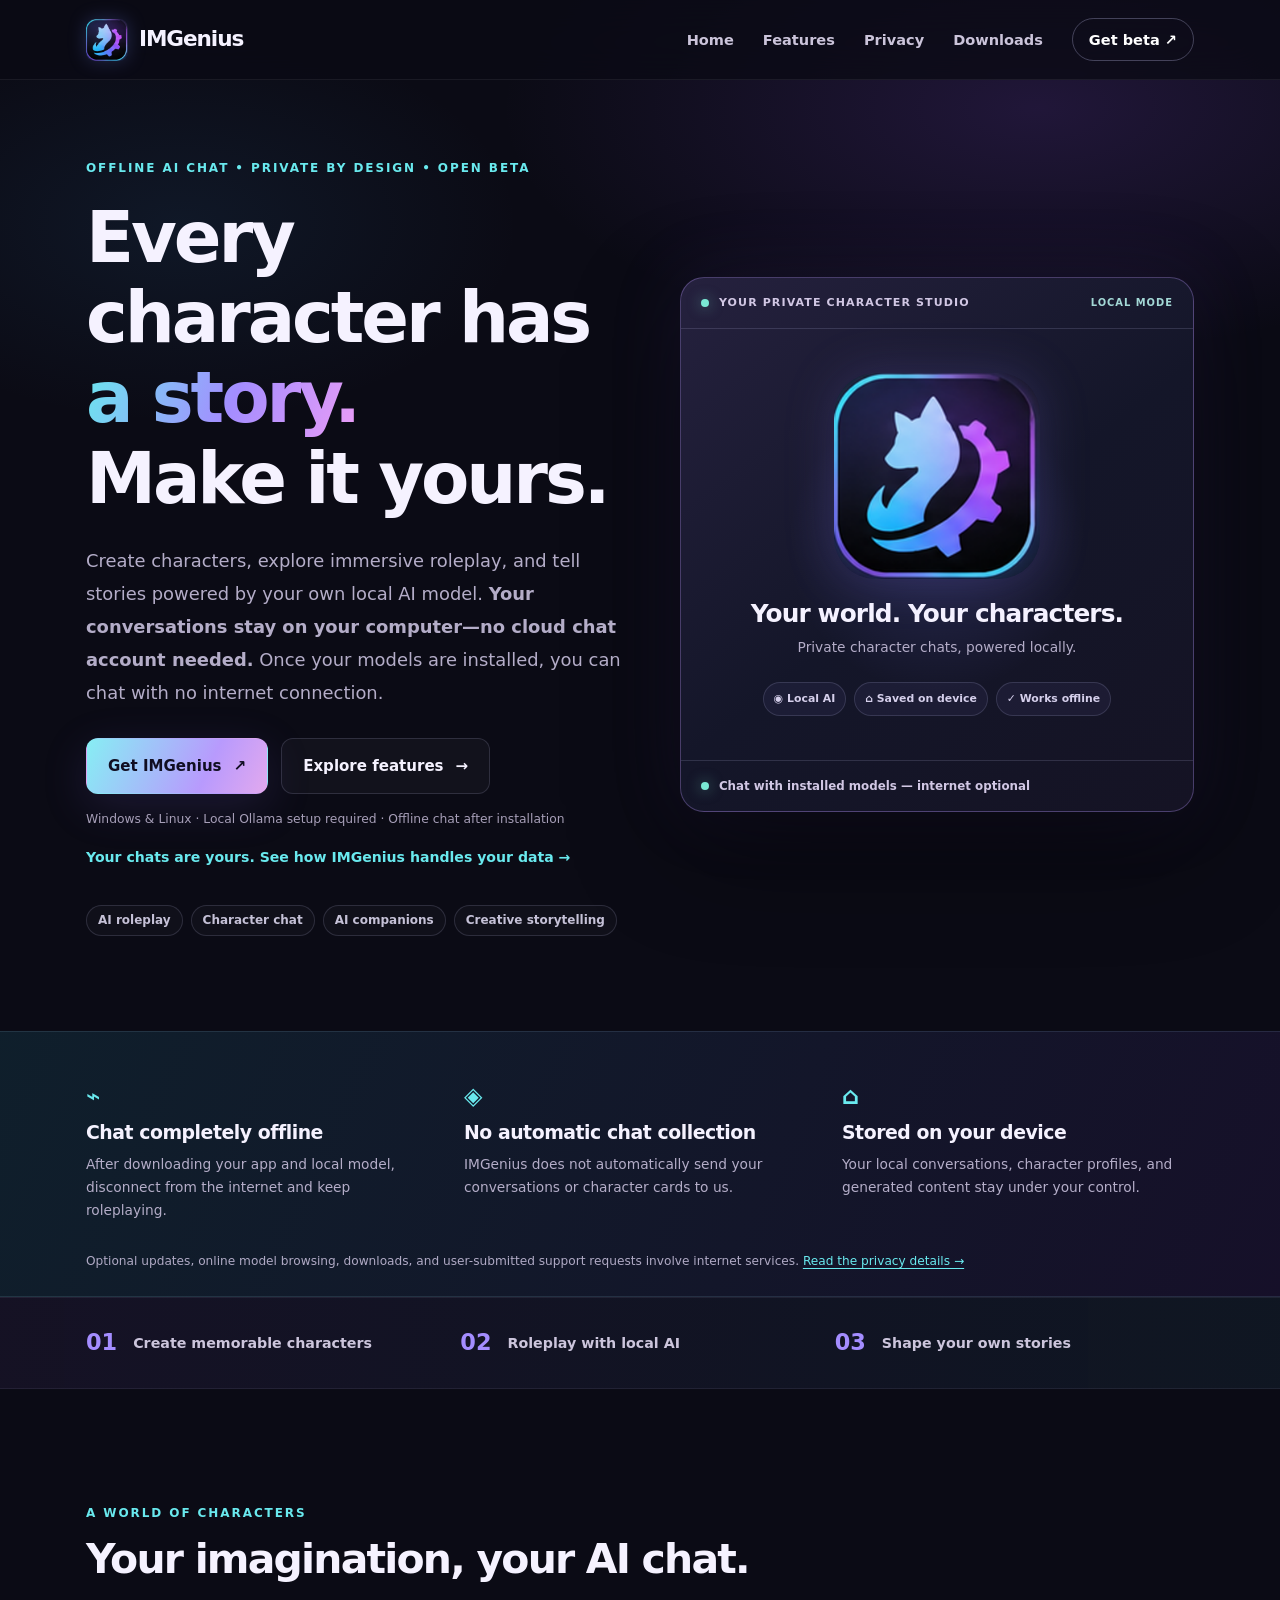
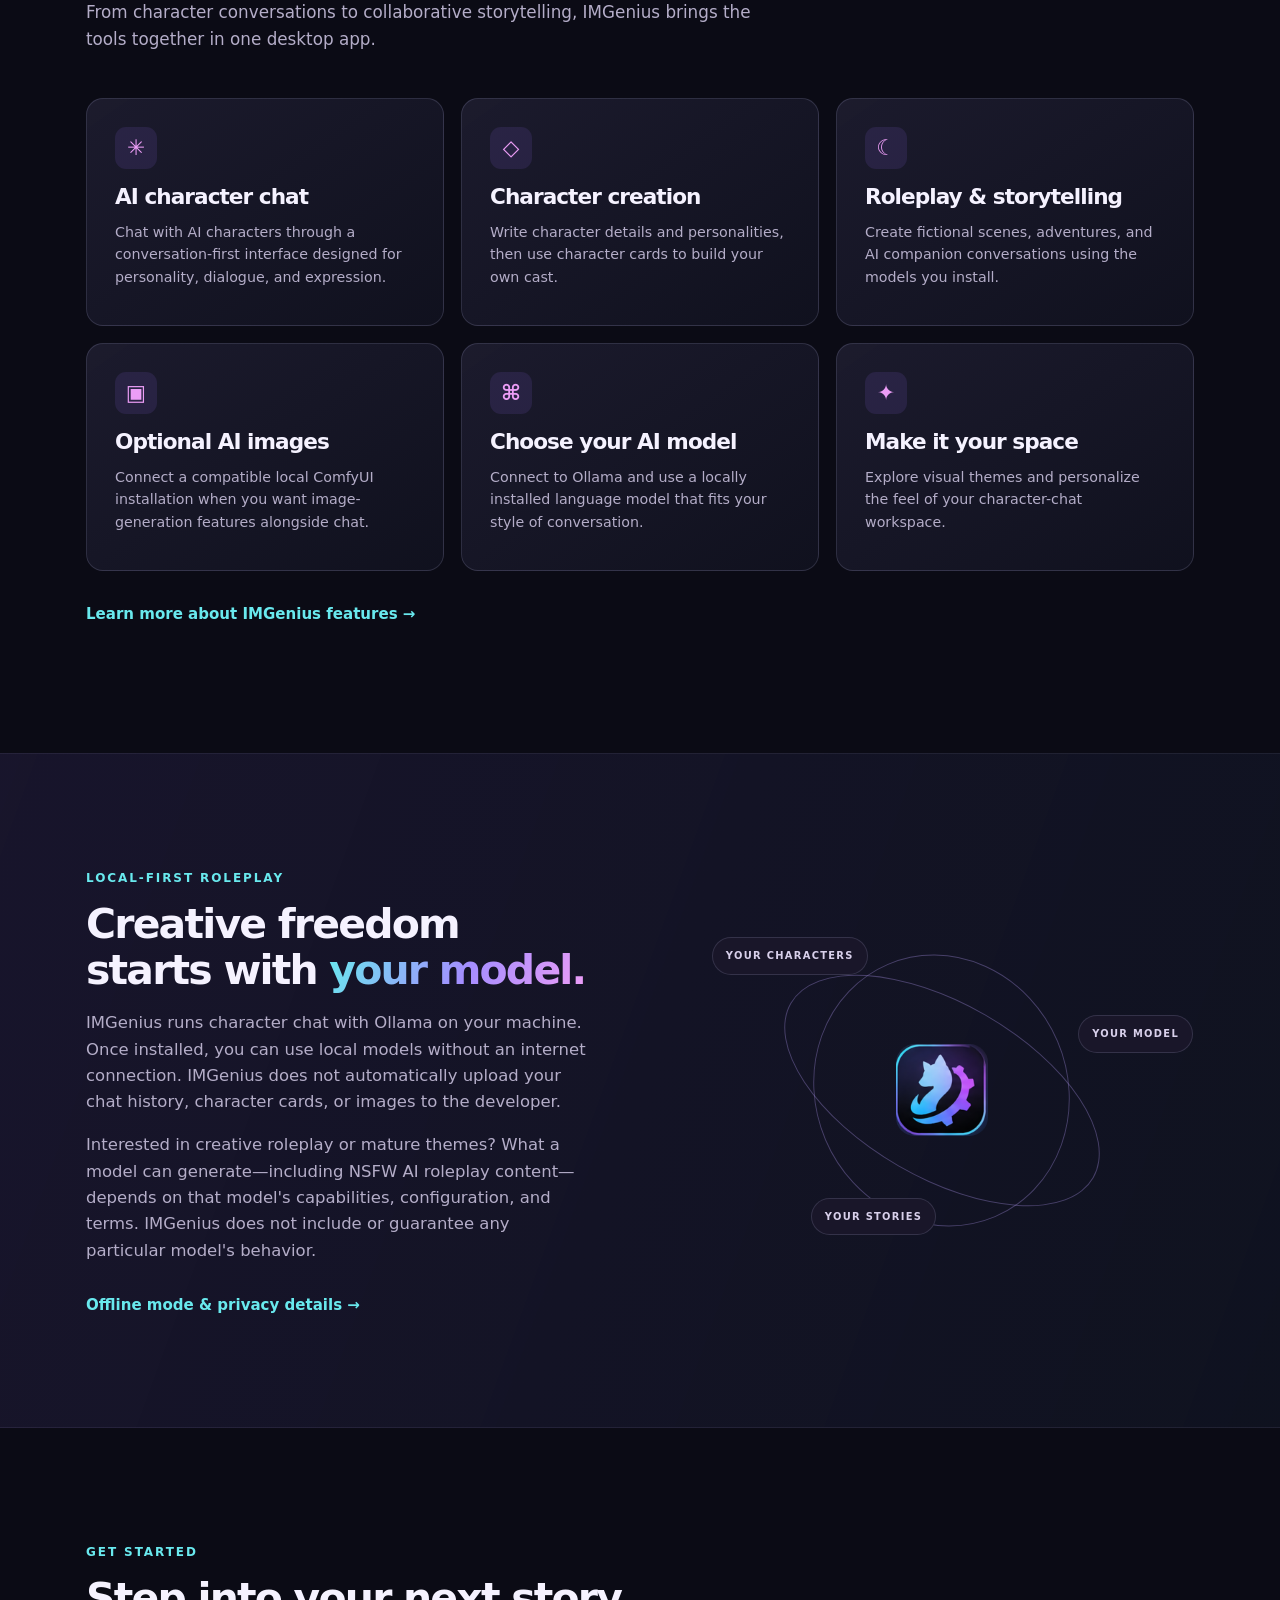
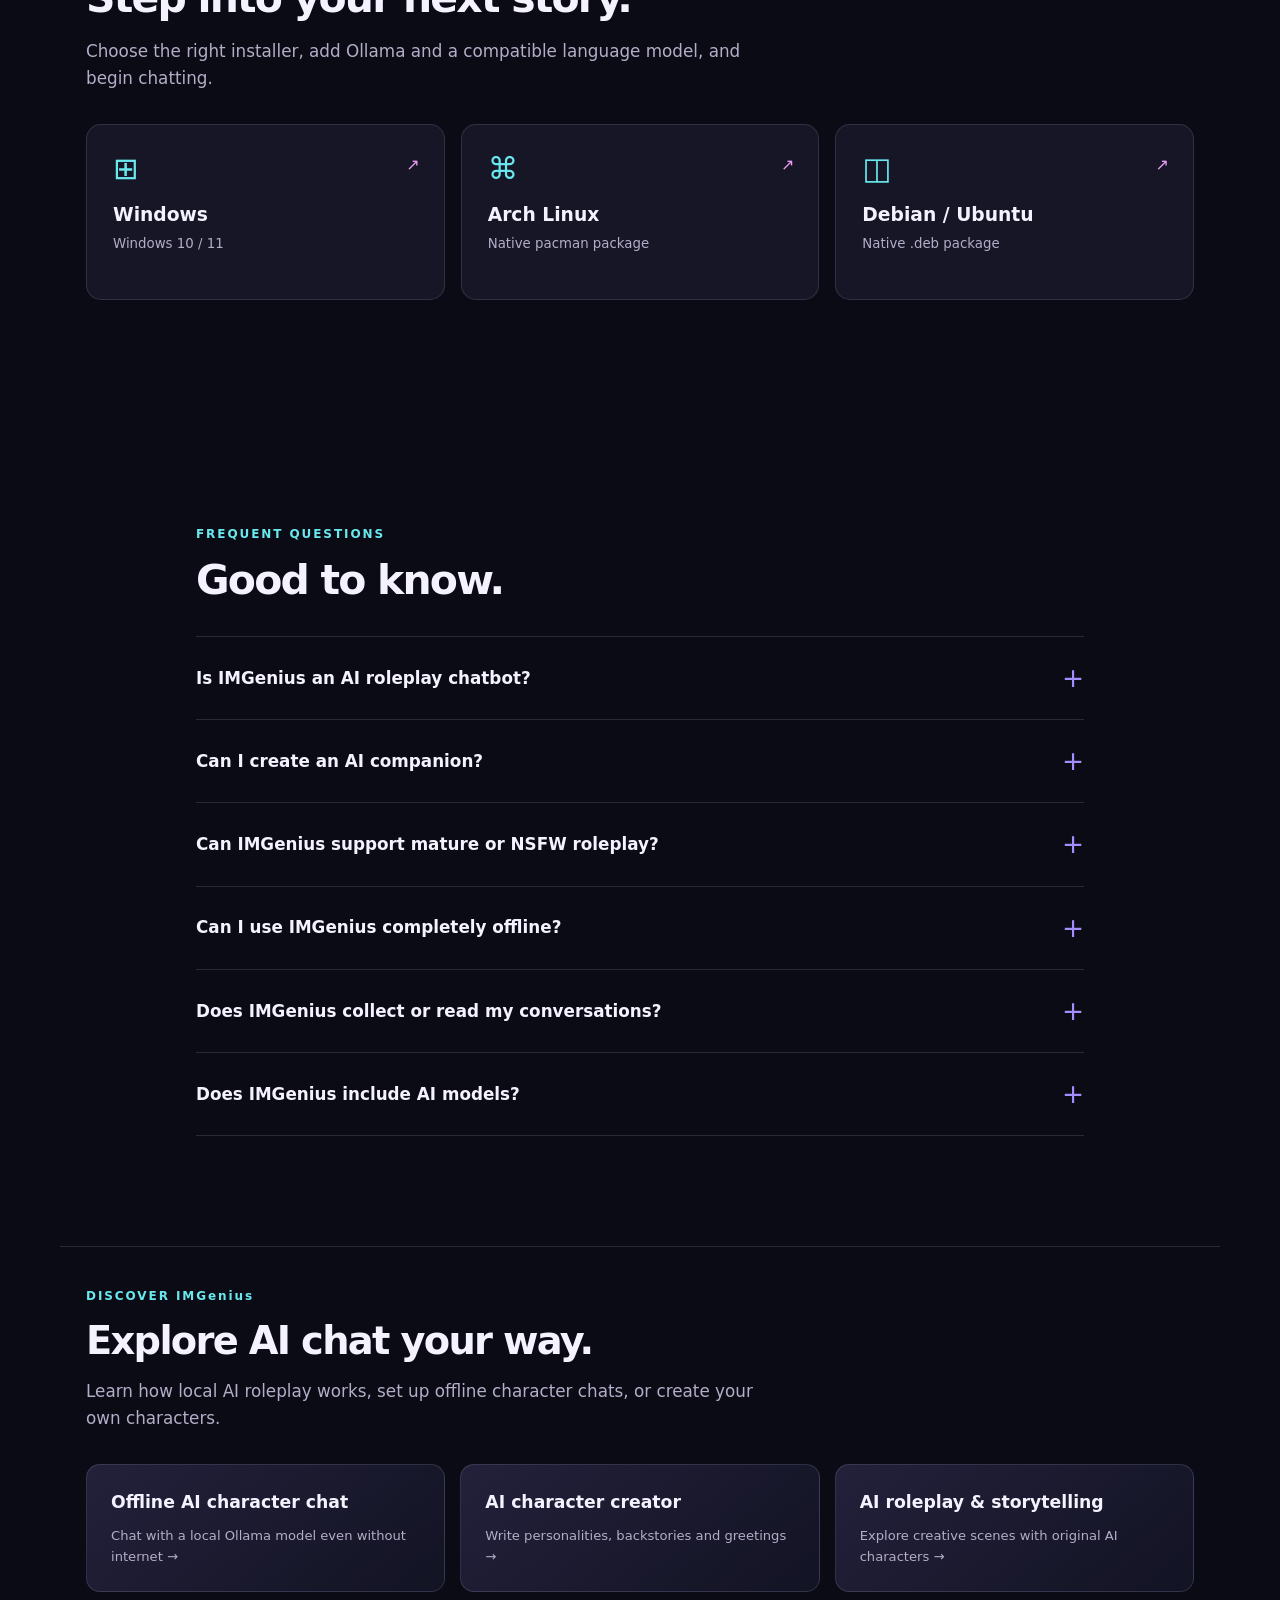
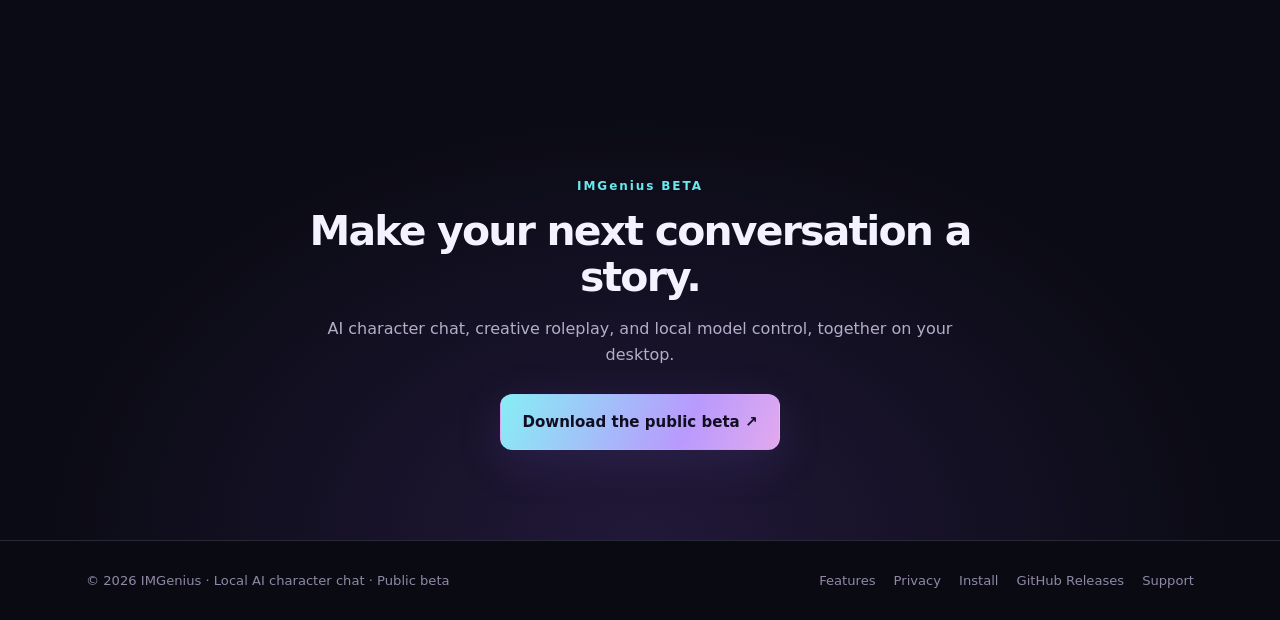
<file: docs/index.html>
<!doctype html>
<html lang="en">
<head>
<meta charset="utf-8">
<meta name="google-site-verification" content="cByee9ahYF8mWNqBZpv5Svq5yRWSHHzwrHhPbetrrfs" />
<meta name="viewport" content="width=device-width,initial-scale=1">
<title>IMGenius | Offline AI Character Chat, Roleplay & Privacy on Your Device</title>
<meta name="description" content="IMGenius is a private, offline-capable AI character chat and roleplay app. Keep chats on your device with local Ollama models. For Windows and Linux.">
<meta name="keywords" content="AI roleplay chatbot, AI character chat, AI companion chat, local AI chatbot, character creator, Ollama roleplay, NSFW AI roleplay">
<meta name="theme-color" content="#0b0b15">
<meta name="robots" content="index,follow,max-image-preview:large">
<link rel="canonical" href="https://imgenius-dev.github.io/IMGenius-Releases/">
<link rel="stylesheet" href="./styles.css">
<script src="./clean-url.js" defer></script>
<link rel="icon" type="image/png" sizes="128x128" href="./favicon.png">
<link rel="alternate icon" type="image/x-icon" href="./favicon.ico">
<link rel="apple-touch-icon" sizes="512x512" href="./assets/imgenius-logo-hd.png">
<meta property="og:image" content="https://imgenius-dev.github.io/IMGenius-Releases/assets/imgenius-logo-hd.png">
<meta property="og:image:width" content="512">
<meta property="og:image:height" content="512">
<meta property="og:image:type" content="image/png">
<meta property="og:image:alt" content="IMGenius blue cat and purple gear logo">
<meta property="og:type" content="website">
<meta property="og:site_name" content="IMGenius">
<meta property="og:title" content="IMGenius | Local AI Roleplay & Character Chat for Windows and Linux">
<meta property="og:description" content="IMGenius is a private, offline-capable AI character chat and roleplay app. Keep chats on your device with local Ollama models. For Windows and Linux.">
<meta property="og:url" content="https://imgenius-dev.github.io/IMGenius-Releases/">
<meta name="twitter:card" content="summary">
<meta name="twitter:title" content="IMGenius | Local AI Roleplay & Character Chat for Windows and Linux">
<meta name="twitter:description" content="IMGenius is a private, offline-capable AI character chat and roleplay app. Keep chats on your device with local Ollama models. For Windows and Linux.">
<script type="application/ld+json">{"@context":"https://schema.org","@type":"SoftwareApplication","name":"IMGenius","description":"Local AI character chat, AI roleplay, character creation, and optional image generation for Windows and Linux.","applicationCategory":"EntertainmentApplication","operatingSystem":"Windows 10, Windows 11, Arch Linux, Debian, Ubuntu","downloadUrl":"https://github.com/IMGenius-Dev/IMGenius-Releases/releases","url":"https://imgenius-dev.github.io/IMGenius-Releases/","softwareHelp":"https://github.com/IMGenius-Dev/IMGenius-Releases","isAccessibleForFree":true}</script>
<meta name="twitter:image" content="https://imgenius-dev.github.io/IMGenius-Releases/assets/imgenius-logo-hd.png">
<script type="application/ld+json">{"@context":"https://schema.org","@type":"WebSite","name":"IMGenius","url":"https://imgenius-dev.github.io/IMGenius-Releases/","image":"https://imgenius-dev.github.io/IMGenius-Releases/assets/imgenius-logo-hd.png"}</script>
</head>
<body>
<a class="skip-link" href="#main" style="position:absolute;top:-80px;left:16px;z-index:99;padding:10px;background:#fff;color:#111" onfocus="this.style.top='8px'" onblur="this.style.top='-80px'">Skip to content</a>
<header class="site-header"><nav class="topnav wrap" aria-label="Main navigation"><a class="logo" href="./" aria-label="IMGenius home"><img class="site-logo" src="./assets/imgenius-logo-hd.png" alt="" width="42" height="42">IMGenius</a><div class="nav-links"><a href="./">Home</a><a href="./features.html">Features</a><a href="./privacy.html">Privacy</a><a href="./download.html">Downloads</a><a class="nav-cta" href="https://github.com/IMGenius-Dev/IMGenius-Releases/releases">Get beta ↗</a></div></nav></header>
<main id="main">
<section class="hero wrap">
  <div class="hero-copy">
    <span class="eyebrow">OFFLINE AI CHAT • PRIVATE BY DESIGN • OPEN BETA</span>
    <h1>Every character has <em>a story.</em><br>Make it yours.</h1>
    <p class="lede">Create characters, explore immersive roleplay, and tell stories powered by your own local AI model. <strong>Your conversations stay on your computer—no cloud chat account needed.</strong> Once your models are installed, you can chat with no internet connection.</p>
    <div class="actions"><a class="button primary" href="https://github.com/IMGenius-Dev/IMGenius-Releases/releases">Get IMGenius <span aria-hidden="true">↗</span></a><a class="button ghost" href="./features.html">Explore features <span aria-hidden="true">→</span></a></div>
    <div class="tiny-note">Windows &amp; Linux · Local Ollama setup required · Offline chat after installation</div>
    <a class="privacy-jump" href="./privacy.html">Your chats are yours. See how IMGenius handles your data →</a>
    <div class="tag-line"><span>AI roleplay</span><span>Character chat</span><span>AI companions</span><span>Creative storytelling</span></div>
  </div>
  <div class="brand-preview" aria-label="IMGenius brand and local-first privacy features">
    <div class="brand-preview-header"><span class="status-dot" aria-hidden="true"></span> YOUR PRIVATE CHARACTER STUDIO <span class="preview-label">LOCAL MODE</span></div>
    <div class="brand-preview-main">
      <div class="brand-preview-glow"></div>
      <img class="brand-preview-logo" src="./assets/imgenius-logo-hd.png" alt="IMGenius cat and gear logo" width="224" height="224">
      <h2>Your world. Your characters.</h2>
      <p>Private character chats, powered locally.</p>
      <div class="brand-preview-pills"><span>◉ Local AI</span><span>⌂ Saved on device</span><span>✓ Works offline</span></div>
    </div>
    <div class="brand-preview-bottom"><span class="status-dot" aria-hidden="true"></span> Chat with installed models — internet optional</div>
  </div>
</section>
<section class="privacy-strip" aria-label="Privacy and offline features"><div class="wrap privacy-trio">
  <div><span class="privacy-symbol" aria-hidden="true">⌁</span><h3>Chat completely offline</h3><p>After downloading your app and local model, disconnect from the internet and keep roleplaying.</p></div>
  <div><span class="privacy-symbol" aria-hidden="true">◈</span><h3>No automatic chat collection</h3><p>IMGenius does not automatically send your conversations or character cards to us.</p></div>
  <div><span class="privacy-symbol" aria-hidden="true">⌂</span><h3>Stored on your device</h3><p>Your local conversations, character profiles, and generated content stay under your control.</p></div>
</div><div class="wrap privacy-disclosure">Optional updates, online model browsing, downloads, and user-submitted support requests involve internet services. <a href="./privacy.html">Read the privacy details →</a></div></section>
<section class="band"><div class="wrap metric-row"><div><b>01</b><span>Create memorable characters</span></div><div><b>02</b><span>Roleplay with local AI</span></div><div><b>03</b><span>Shape your own stories</span></div></div></section>
<section class="section wrap" id="features"><div class="section-heading"><span class="kicker">A WORLD OF CHARACTERS</span><h2>Your imagination, your AI chat.</h2><p>From character conversations to collaborative storytelling, IMGenius brings the tools together in one desktop app.</p></div>
  <div class="card-grid">
    <article class="feature-card"><span class="glyph">✳</span><h3>AI character chat</h3><p>Chat with AI characters through a conversation-first interface designed for personality, dialogue, and expression.</p></article>
    <article class="feature-card"><span class="glyph">◇</span><h3>Character creation</h3><p>Write character details and personalities, then use character cards to build your own cast.</p></article>
    <article class="feature-card"><span class="glyph">☾</span><h3>Roleplay &amp; storytelling</h3><p>Create fictional scenes, adventures, and AI companion conversations using the models you install.</p></article>
    <article class="feature-card"><span class="glyph">▣</span><h3>Optional AI images</h3><p>Connect a compatible local ComfyUI installation when you want image-generation features alongside chat.</p></article>
    <article class="feature-card"><span class="glyph">⌘</span><h3>Choose your AI model</h3><p>Connect to Ollama and use a locally installed language model that fits your style of conversation.</p></article>
    <article class="feature-card"><span class="glyph">✦</span><h3>Make it your space</h3><p>Explore visual themes and personalize the feel of your character-chat workspace.</p></article>
  </div>
  <p class="more"><a href="./features.html">Learn more about IMGenius features →</a></p>
</section>
<section class="section spotlight"><div class="wrap split"><div><span class="kicker">LOCAL-FIRST ROLEPLAY</span><h2>Creative freedom starts with <em>your model.</em></h2><p>IMGenius runs character chat with Ollama on your machine. Once installed, you can use local models without an internet connection. IMGenius does not automatically upload your chat history, character cards, or images to the developer.</p><p>Interested in creative roleplay or mature themes? What a model can generate—including NSFW AI roleplay content—depends on that model's capabilities, configuration, and terms. IMGenius does not include or guarantee any particular model's behavior.</p><a class="text-link" href="./privacy.html">Offline mode &amp; privacy details →</a></div><div class="local-art"><div class="orbit orbit-one"></div><div class="orbit orbit-two"></div><div class="core"><img src="./assets/imgenius-logo-hd.png" alt="IMGenius logo" width="92" height="92"></div><div class="orbit-caption a">YOUR CHARACTERS</div><div class="orbit-caption b">YOUR MODEL</div><div class="orbit-caption c">YOUR STORIES</div></div></div></section>
<section class="section wrap"><div class="section-heading compact"><span class="kicker">GET STARTED</span><h2>Step into your next story.</h2><p>Choose the right installer, add Ollama and a compatible language model, and begin chatting.</p></div><div class="platform-grid"><a class="platform" href="./download.html#windows"><span class="platform-icon">⊞</span><strong>Windows</strong><small>Windows 10 / 11</small><span class="platform-arrow">↗</span></a><a class="platform" href="./download.html#arch"><span class="platform-icon">⌘</span><strong>Arch Linux</strong><small>Native pacman package</small><span class="platform-arrow">↗</span></a><a class="platform" href="./download.html#debian"><span class="platform-icon">◫</span><strong>Debian / Ubuntu</strong><small>Native .deb package</small><span class="platform-arrow">↗</span></a></div></section>
<section class="section faq wrap"><div class="section-heading compact"><span class="kicker">FREQUENT QUESTIONS</span><h2>Good to know.</h2></div><div class="faq-items"><details><summary>Is IMGenius an AI roleplay chatbot?</summary><p>IMGenius is a desktop AI character-chat and roleplay application. You create or import character cards and chat through a local Ollama language model.</p></details><details><summary>Can I create an AI companion?</summary><p>You can make characters with personalities and backstories for fictional interactions and companion-style conversation. IMGenius is a creative chat tool, not a substitute for real-world care or relationships.</p></details><details><summary>Can IMGenius support mature or NSFW roleplay?</summary><p>IMGenius does not bundle language models. Whether mature themes are supported depends on the local model you choose and its configuration, usage terms, and applicable laws. No specific outputs are guaranteed.</p></details><details><summary>Can I use IMGenius completely offline?</summary><p>Yes, for local character chat: once IMGenius, Ollama, and a compatible model have been installed, you can disconnect from the internet and keep chatting. Online model catalogs, downloads, updates, and optional support reporting need a connection. The app may attempt a GitHub update check when online; this is separate from local conversation inference.</p></details><details><summary>Does IMGenius collect or read my conversations?</summary><p>IMGenius does not include automatic chat-content collection or developer-run cloud inference for local chat. Character cards and chats are stored on your computer. If you choose to submit an issue report, only the report details and files you select are sent to the configured support service. <a href="./privacy.html">More privacy details →</a></p></details><details><summary>Does IMGenius include AI models?</summary><p>No. You install the Ollama language models you want to use. Optional image generation requires a separate compatible ComfyUI installation and image models.</p></details></div></section>
<section class="section wrap seo-related" id="discover"><div class="section-heading compact"><span class="kicker">DISCOVER IMGenius</span><h2>Explore AI chat your way.</h2><p>Learn how local AI roleplay works, set up offline character chats, or create your own characters.</p></div><div class="seo-guide-grid"><a href="./offline-ai-chat.html"><strong>Offline AI character chat</strong><span>Chat with a local Ollama model even without internet →</span></a><a href="./ai-character-creator.html"><strong>AI character creator</strong><span>Write personalities, backstories and greetings →</span></a><a href="./ai-roleplay.html"><strong>AI roleplay &amp; storytelling</strong><span>Explore creative scenes with original AI characters →</span></a></div></section>
<section class="closing"><div class="wrap closing-inner"><span class="kicker">IMGenius BETA</span><h2>Make your next conversation a story.</h2><p>AI character chat, creative roleplay, and local model control, together on your desktop.</p><a class="button primary" href="https://github.com/IMGenius-Dev/IMGenius-Releases/releases">Download the public beta ↗</a></div></section>
</main>
<footer class="site-footer"><div class="wrap footer-inner"><span>© 2026 IMGenius · Local AI character chat · Public beta</span><div class="footer-links"><a href="./features.html">Features</a><a href="./privacy.html">Privacy</a><a href="./download.html">Install</a><a href="https://github.com/IMGenius-Dev/IMGenius-Releases/releases">GitHub Releases</a><a href="https://github.com/IMGenius-Dev/IMGenius-Releases/issues">Support</a></div></div></footer>
</body></html>
</file>
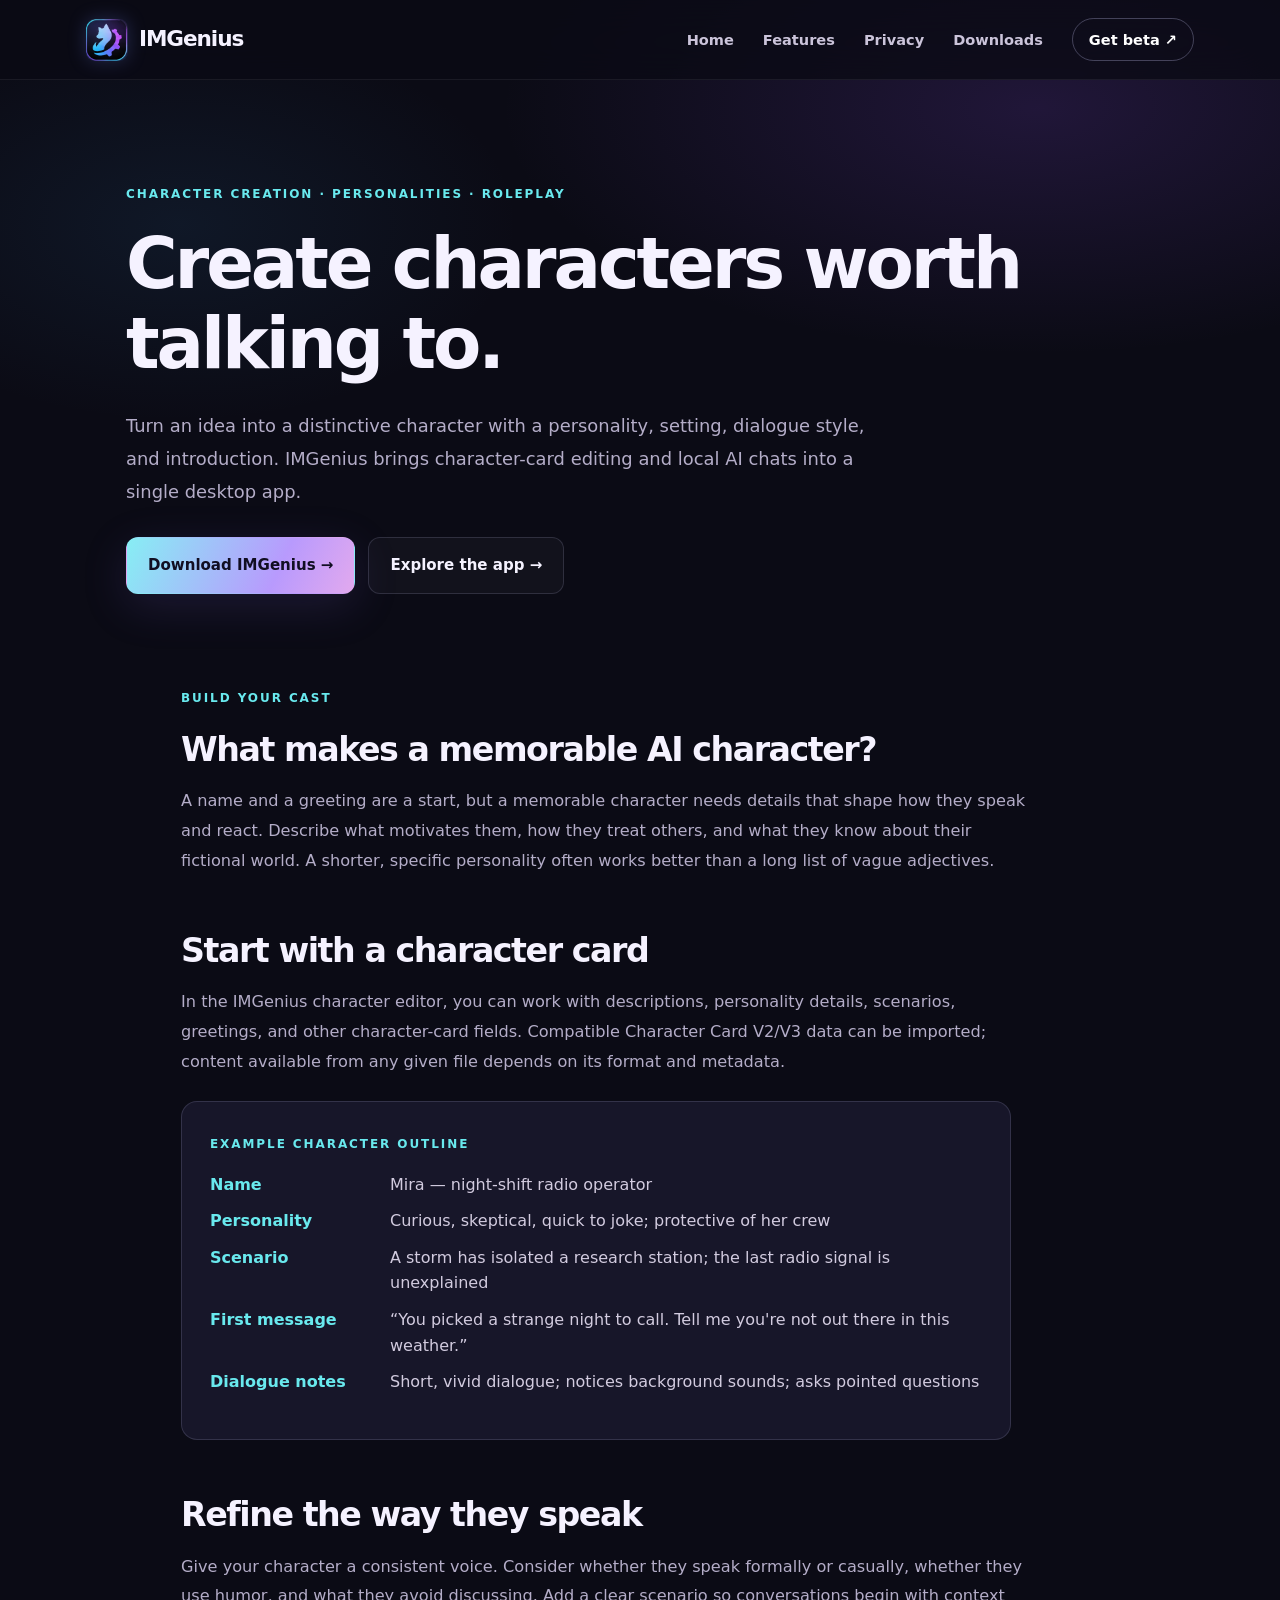
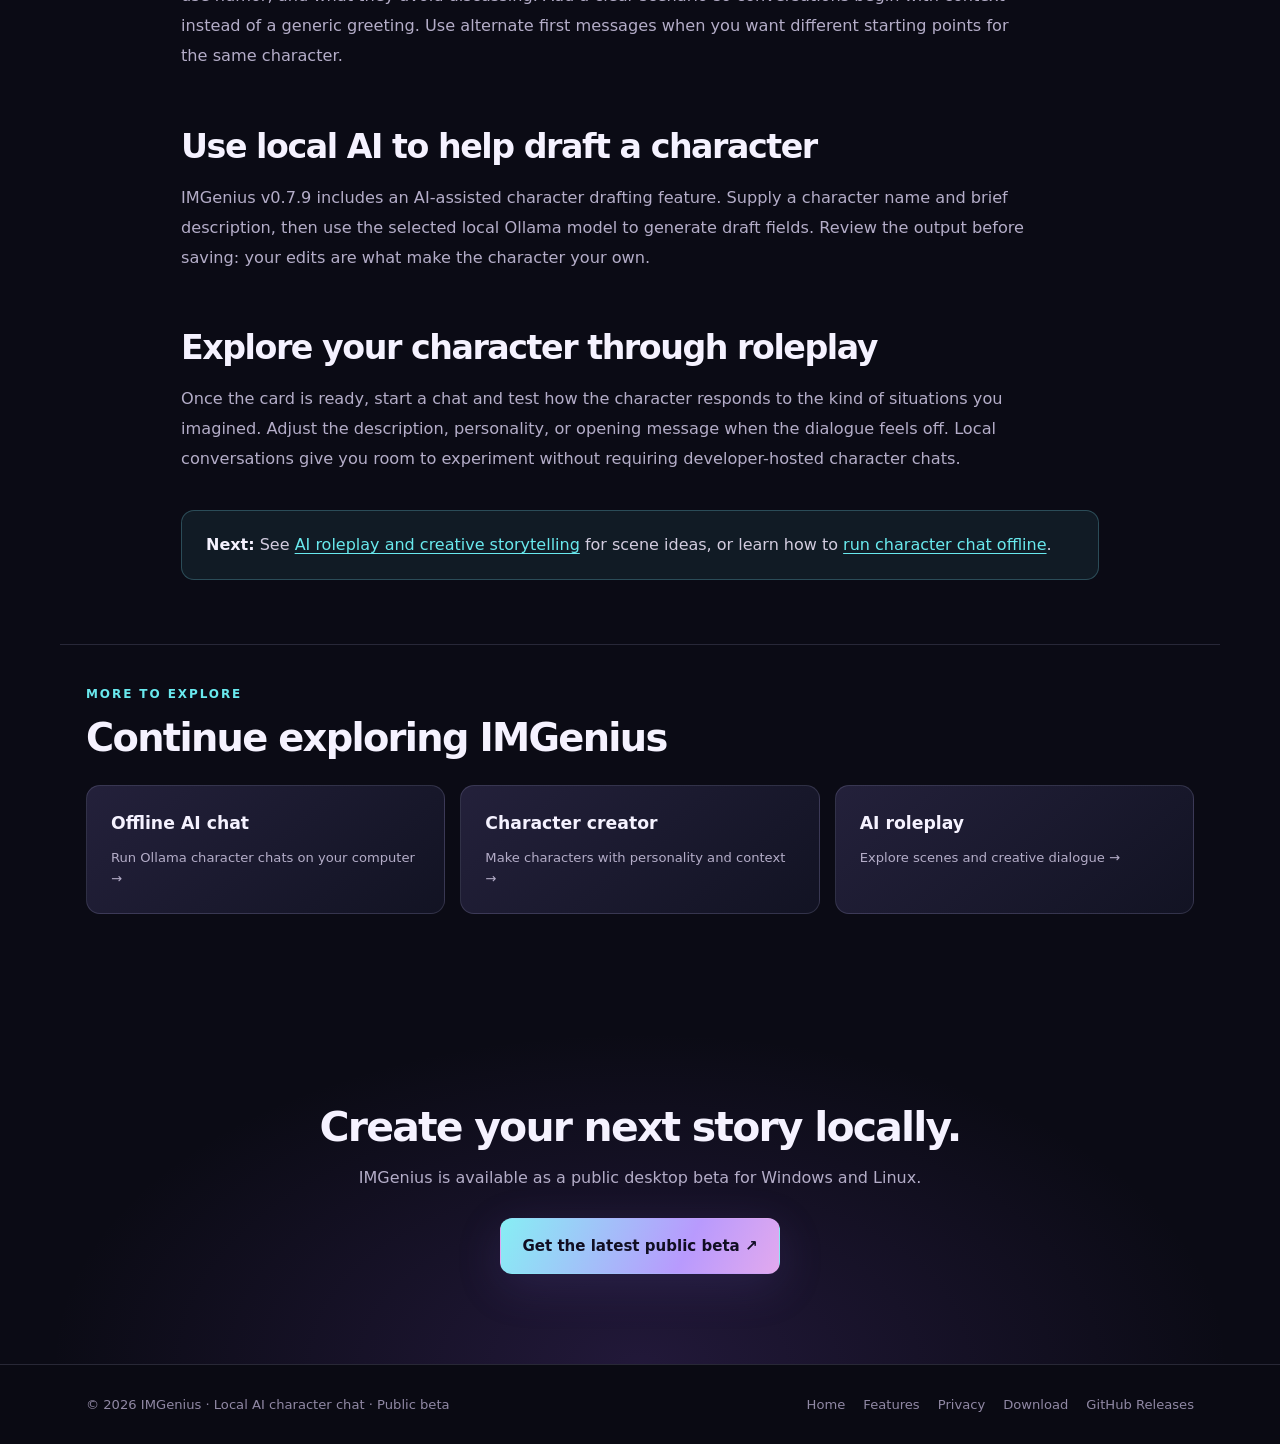
<file: docs/ai-character-creator.html>
<!doctype html>
<html lang="en">
<head>
<meta charset="utf-8">
<meta name="viewport" content="width=device-width,initial-scale=1">
<title>AI Character Creator &amp; Character Cards | IMGenius</title>
<meta name="description" content="Create AI characters with personalities, scenarios, greetings and character cards in IMGenius. Use your local Ollama model to help draft and refine original personas.">
<meta name="robots" content="index,follow,max-image-preview:large">
<meta name="theme-color" content="#0b0b15">
<link rel="canonical" href="https://imgenius-dev.github.io/IMGenius-Releases/ai-character-creator.html">
<link rel="stylesheet" href="./styles.css">
<script src="./clean-url.js" defer></script>
<link rel="icon" type="image/png" sizes="128x128" href="./favicon.png">
<link rel="alternate icon" type="image/x-icon" href="./favicon.ico">
<link rel="apple-touch-icon" sizes="512x512" href="./assets/imgenius-logo-hd.png">
<meta property="og:type" content="article">
<meta property="og:site_name" content="IMGenius">
<meta property="og:title" content="AI Character Creator &amp; Character Cards | IMGenius">
<meta property="og:description" content="Create AI characters with personalities, scenarios, greetings and character cards in IMGenius. Use your local Ollama model to help draft and refine original personas.">
<meta property="og:url" content="https://imgenius-dev.github.io/IMGenius-Releases/ai-character-creator.html">
<meta property="og:image" content="https://imgenius-dev.github.io/IMGenius-Releases/assets/imgenius-logo-hd.png">
<meta property="og:image:width" content="512">
<meta property="og:image:height" content="512">
<meta property="og:image:type" content="image/png">
<meta property="og:image:alt" content="IMGenius blue cat and purple gear logo">
<meta name="twitter:card" content="summary">
<meta name="twitter:image" content="https://imgenius-dev.github.io/IMGenius-Releases/assets/imgenius-logo-hd.png">
</head>
<body>
<a class="skip-link" href="#main" style="position:absolute;top:-80px;left:16px;z-index:99;padding:10px;background:#fff;color:#111" onfocus="this.style.top='8px'" onblur="this.style.top='-80px'">Skip to content</a>
<header class="site-header"><nav class="topnav wrap" aria-label="Main navigation"><a class="logo" href="./" aria-label="IMGenius home"><img class="site-logo" src="./assets/imgenius-logo-hd.png" alt="" width="42" height="42">IMGenius</a><div class="nav-links"><a href="./">Home</a><a href="./features.html">Features</a><a href="./privacy.html">Privacy</a><a href="./download.html">Downloads</a><a class="nav-cta" href="https://github.com/IMGenius-Dev/IMGenius-Releases/releases">Get beta ↗</a></div></nav></header>
<main id="main">
<section class="subhero wrap seo-hero"><span class="eyebrow">CHARACTER CREATION · PERSONALITIES · ROLEPLAY</span><h1>Create characters worth talking to.</h1><p class="lede">Turn an idea into a distinctive character with a personality, setting, dialogue style, and introduction. IMGenius brings character-card editing and local AI chats into a single desktop app.</p><div class="actions"><a class="button primary" href="./download.html">Download IMGenius →</a><a class="button ghost" href="./features.html">Explore the app →</a></div></section>

<section class="section wrap seo-article"><span class="kicker">BUILD YOUR CAST</span><h2>What makes a memorable AI character?</h2><p>A name and a greeting are a start, but a memorable character needs details that shape how they speak and react. Describe what motivates them, how they treat others, and what they know about their fictional world. A shorter, specific personality often works better than a long list of vague adjectives.</p>
<h2>Start with a character card</h2><p>In the IMGenius character editor, you can work with descriptions, personality details, scenarios, greetings, and other character-card fields. Compatible Character Card V2/V3 data can be imported; content available from any given file depends on its format and metadata.</p>
<div class="example-card"><span class="kicker">EXAMPLE CHARACTER OUTLINE</span><dl><dt>Name</dt><dd>Mira — night-shift radio operator</dd><dt>Personality</dt><dd>Curious, skeptical, quick to joke; protective of her crew</dd><dt>Scenario</dt><dd>A storm has isolated a research station; the last radio signal is unexplained</dd><dt>First message</dt><dd>“You picked a strange night to call. Tell me you're not out there in this weather.”</dd><dt>Dialogue notes</dt><dd>Short, vivid dialogue; notices background sounds; asks pointed questions</dd></dl></div>
<h2>Refine the way they speak</h2><p>Give your character a consistent voice. Consider whether they speak formally or casually, whether they use humor, and what they avoid discussing. Add a clear scenario so conversations begin with context instead of a generic greeting. Use alternate first messages when you want different starting points for the same character.</p>
<h2>Use local AI to help draft a character</h2><p>IMGenius v0.7.9 includes an AI-assisted character drafting feature. Supply a character name and brief description, then use the selected local Ollama model to generate draft fields. Review the output before saving: your edits are what make the character your own.</p>
<h2>Explore your character through roleplay</h2><p>Once the card is ready, start a chat and test how the character responds to the kind of situations you imagined. Adjust the description, personality, or opening message when the dialogue feels off. Local conversations give you room to experiment without requiring developer-hosted character chats.</p>
<div class="seo-note"><strong>Next:</strong> See <a href="./ai-roleplay.html">AI roleplay and creative storytelling</a> for scene ideas, or learn how to <a href="./offline-ai-chat.html">run character chat offline</a>.</div>
</section>
<section class="section wrap seo-related" aria-label="More IMGenius guides"><span class="kicker">MORE TO EXPLORE</span><h2>Continue exploring IMGenius</h2><div class="seo-guide-grid"><a href="./offline-ai-chat.html"><strong>Offline AI chat</strong><span>Run Ollama character chats on your computer →</span></a><a href="./ai-character-creator.html"><strong>Character creator</strong><span>Make characters with personality and context →</span></a><a href="./ai-roleplay.html"><strong>AI roleplay</strong><span>Explore scenes and creative dialogue →</span></a></div></section>
<section class="closing"><div class="wrap closing-inner"><h2>Create your next story locally.</h2><p>IMGenius is available as a public desktop beta for Windows and Linux.</p><a class="button primary" href="https://github.com/IMGenius-Dev/IMGenius-Releases/releases">Get the latest public beta ↗</a></div></section>
</main>
<footer class="site-footer"><div class="wrap footer-inner"><span>© 2026 IMGenius · Local AI character chat · Public beta</span><div class="footer-links"><a href="./">Home</a><a href="./features.html">Features</a><a href="./privacy.html">Privacy</a><a href="./download.html">Download</a><a href="https://github.com/IMGenius-Dev/IMGenius-Releases/releases">GitHub Releases</a></div></div></footer>
</body></html>
</file>
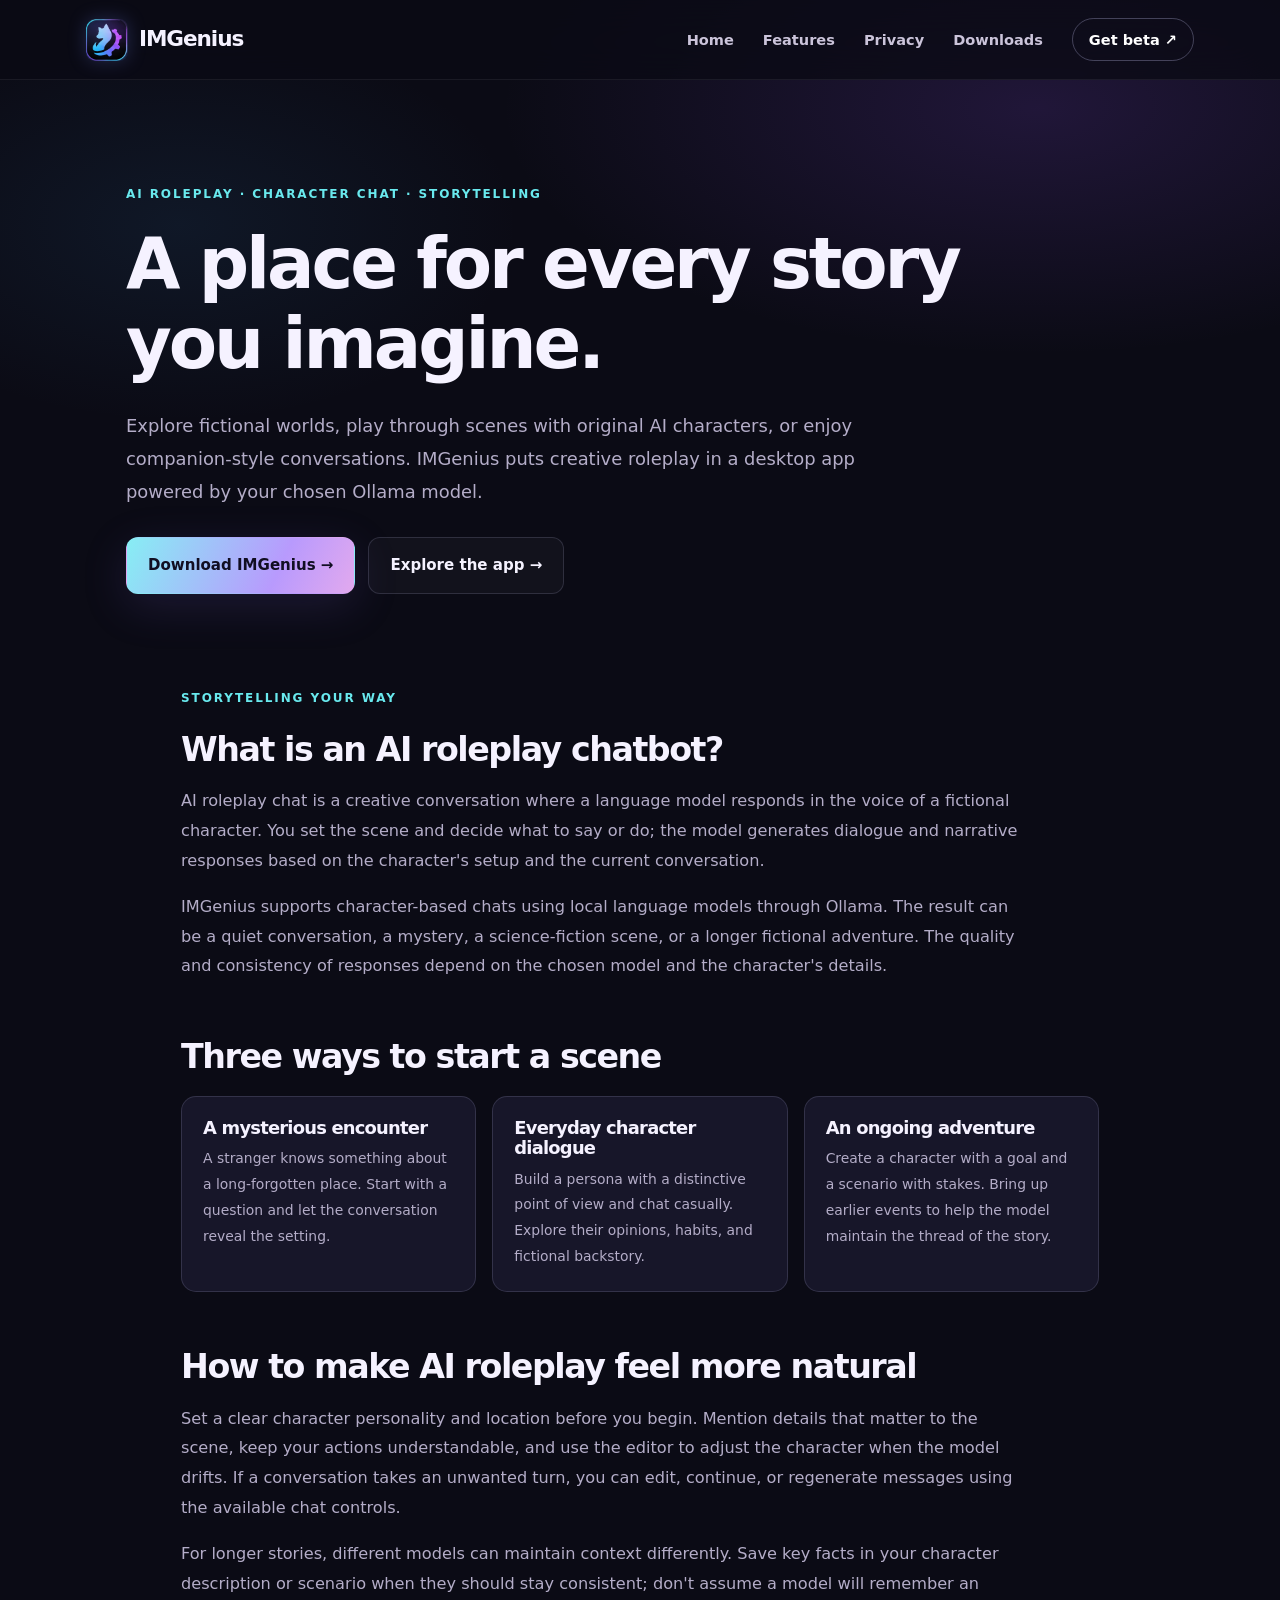
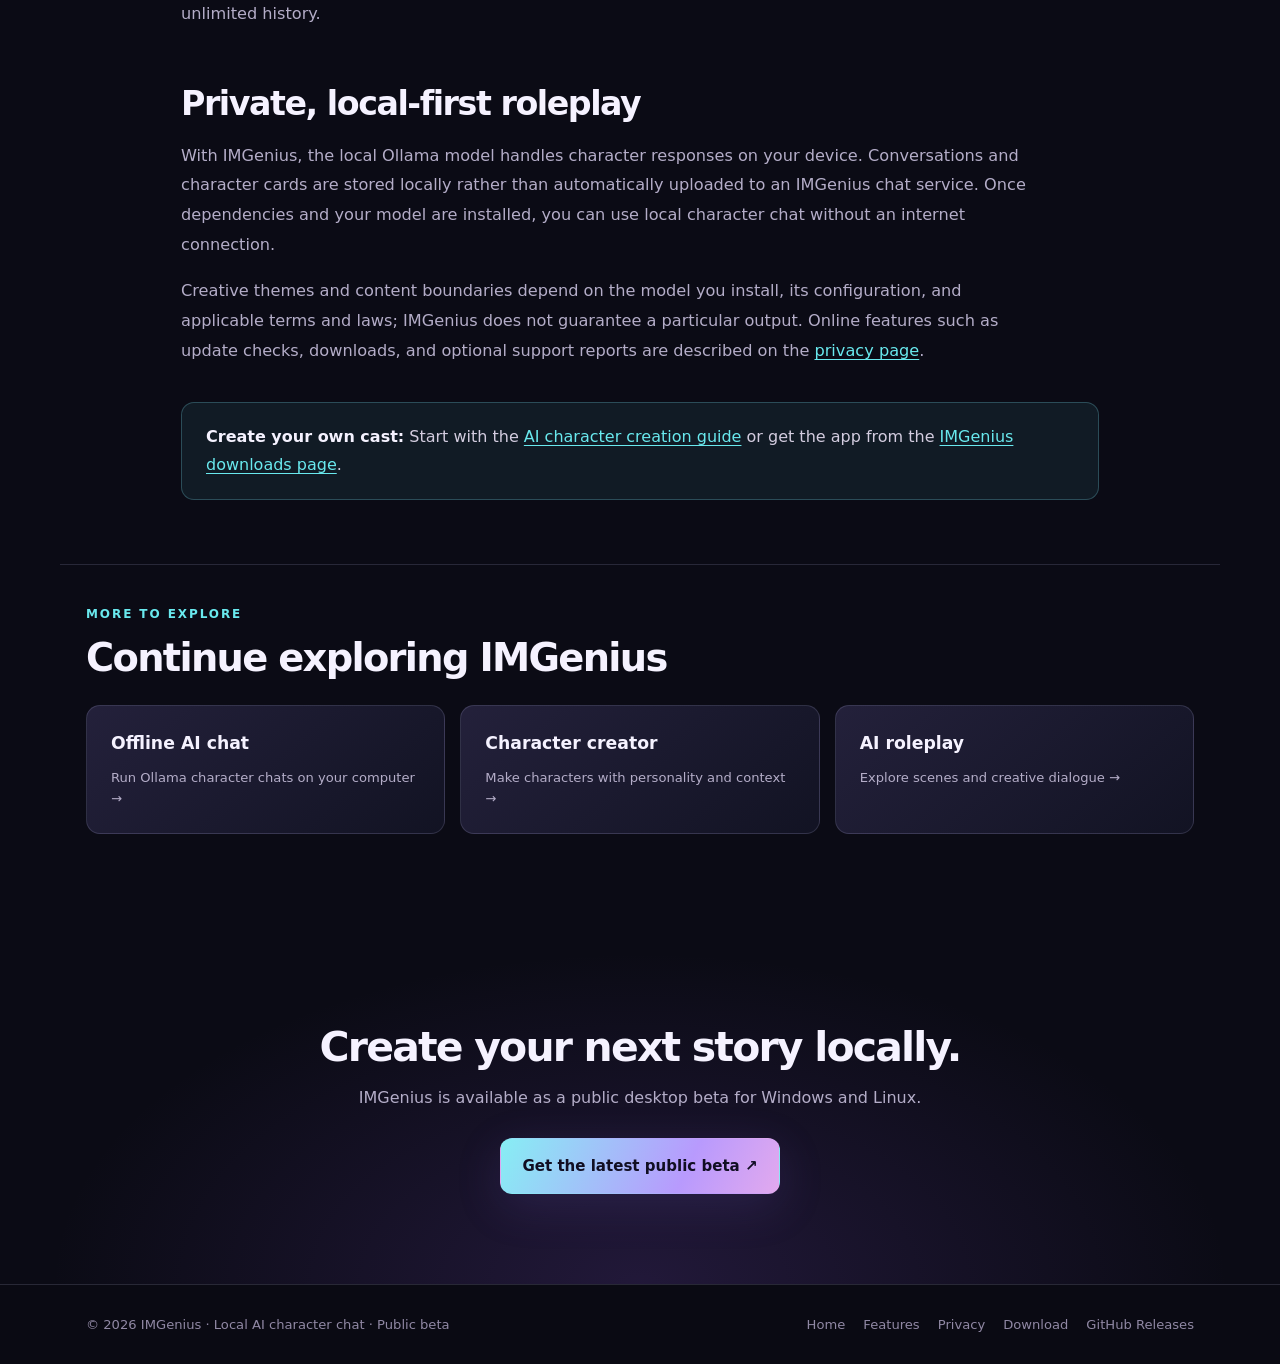
<file: docs/ai-roleplay.html>
<!doctype html>
<html lang="en">
<head>
<meta charset="utf-8">
<meta name="viewport" content="width=device-width,initial-scale=1">
<title>AI Roleplay Chat &amp; Creative Storytelling | IMGenius</title>
<meta name="description" content="Build fictional scenes, chat with original AI characters, and explore private roleplay stories locally with IMGenius for Windows and Linux.">
<meta name="robots" content="index,follow,max-image-preview:large">
<meta name="theme-color" content="#0b0b15">
<link rel="canonical" href="https://imgenius-dev.github.io/IMGenius-Releases/ai-roleplay.html">
<link rel="stylesheet" href="./styles.css">
<script src="./clean-url.js" defer></script>
<link rel="icon" type="image/png" sizes="128x128" href="./favicon.png">
<link rel="alternate icon" type="image/x-icon" href="./favicon.ico">
<link rel="apple-touch-icon" sizes="512x512" href="./assets/imgenius-logo-hd.png">
<meta property="og:type" content="article">
<meta property="og:site_name" content="IMGenius">
<meta property="og:title" content="AI Roleplay Chat &amp; Creative Storytelling | IMGenius">
<meta property="og:description" content="Build fictional scenes, chat with original AI characters, and explore private roleplay stories locally with IMGenius for Windows and Linux.">
<meta property="og:url" content="https://imgenius-dev.github.io/IMGenius-Releases/ai-roleplay.html">
<meta property="og:image" content="https://imgenius-dev.github.io/IMGenius-Releases/assets/imgenius-logo-hd.png">
<meta property="og:image:width" content="512">
<meta property="og:image:height" content="512">
<meta property="og:image:type" content="image/png">
<meta property="og:image:alt" content="IMGenius blue cat and purple gear logo">
<meta name="twitter:card" content="summary">
<meta name="twitter:image" content="https://imgenius-dev.github.io/IMGenius-Releases/assets/imgenius-logo-hd.png">
</head>
<body>
<a class="skip-link" href="#main" style="position:absolute;top:-80px;left:16px;z-index:99;padding:10px;background:#fff;color:#111" onfocus="this.style.top='8px'" onblur="this.style.top='-80px'">Skip to content</a>
<header class="site-header"><nav class="topnav wrap" aria-label="Main navigation"><a class="logo" href="./" aria-label="IMGenius home"><img class="site-logo" src="./assets/imgenius-logo-hd.png" alt="" width="42" height="42">IMGenius</a><div class="nav-links"><a href="./">Home</a><a href="./features.html">Features</a><a href="./privacy.html">Privacy</a><a href="./download.html">Downloads</a><a class="nav-cta" href="https://github.com/IMGenius-Dev/IMGenius-Releases/releases">Get beta ↗</a></div></nav></header>
<main id="main">
<section class="subhero wrap seo-hero"><span class="eyebrow">AI ROLEPLAY · CHARACTER CHAT · STORYTELLING</span><h1>A place for every story you imagine.</h1><p class="lede">Explore fictional worlds, play through scenes with original AI characters, or enjoy companion-style conversations. IMGenius puts creative roleplay in a desktop app powered by your chosen Ollama model.</p><div class="actions"><a class="button primary" href="./download.html">Download IMGenius →</a><a class="button ghost" href="./features.html">Explore the app →</a></div></section>

<section class="section wrap seo-article"><span class="kicker">STORYTELLING YOUR WAY</span><h2>What is an AI roleplay chatbot?</h2><p>AI roleplay chat is a creative conversation where a language model responds in the voice of a fictional character. You set the scene and decide what to say or do; the model generates dialogue and narrative responses based on the character's setup and the current conversation.</p><p>IMGenius supports character-based chats using local language models through Ollama. The result can be a quiet conversation, a mystery, a science-fiction scene, or a longer fictional adventure. The quality and consistency of responses depend on the chosen model and the character's details.</p>
<h2>Three ways to start a scene</h2><div class="seo-scenarios"><article><h3>A mysterious encounter</h3><p>A stranger knows something about a long-forgotten place. Start with a question and let the conversation reveal the setting.</p></article><article><h3>Everyday character dialogue</h3><p>Build a persona with a distinctive point of view and chat casually. Explore their opinions, habits, and fictional backstory.</p></article><article><h3>An ongoing adventure</h3><p>Create a character with a goal and a scenario with stakes. Bring up earlier events to help the model maintain the thread of the story.</p></article></div>
<h2>How to make AI roleplay feel more natural</h2><p>Set a clear character personality and location before you begin. Mention details that matter to the scene, keep your actions understandable, and use the editor to adjust the character when the model drifts. If a conversation takes an unwanted turn, you can edit, continue, or regenerate messages using the available chat controls.</p><p>For longer stories, different models can maintain context differently. Save key facts in your character description or scenario when they should stay consistent; don't assume a model will remember an unlimited history.</p>
<h2>Private, local-first roleplay</h2><p>With IMGenius, the local Ollama model handles character responses on your device. Conversations and character cards are stored locally rather than automatically uploaded to an IMGenius chat service. Once dependencies and your model are installed, you can use local character chat without an internet connection.</p><p>Creative themes and content boundaries depend on the model you install, its configuration, and applicable terms and laws; IMGenius does not guarantee a particular output. Online features such as update checks, downloads, and optional support reports are described on the <a href="./privacy.html">privacy page</a>.</p>
<div class="seo-note"><strong>Create your own cast:</strong> Start with the <a href="./ai-character-creator.html">AI character creation guide</a> or get the app from the <a href="./download.html">IMGenius downloads page</a>.</div>
</section>
<section class="section wrap seo-related" aria-label="More IMGenius guides"><span class="kicker">MORE TO EXPLORE</span><h2>Continue exploring IMGenius</h2><div class="seo-guide-grid"><a href="./offline-ai-chat.html"><strong>Offline AI chat</strong><span>Run Ollama character chats on your computer →</span></a><a href="./ai-character-creator.html"><strong>Character creator</strong><span>Make characters with personality and context →</span></a><a href="./ai-roleplay.html"><strong>AI roleplay</strong><span>Explore scenes and creative dialogue →</span></a></div></section>
<section class="closing"><div class="wrap closing-inner"><h2>Create your next story locally.</h2><p>IMGenius is available as a public desktop beta for Windows and Linux.</p><a class="button primary" href="https://github.com/IMGenius-Dev/IMGenius-Releases/releases">Get the latest public beta ↗</a></div></section>
</main>
<footer class="site-footer"><div class="wrap footer-inner"><span>© 2026 IMGenius · Local AI character chat · Public beta</span><div class="footer-links"><a href="./">Home</a><a href="./features.html">Features</a><a href="./privacy.html">Privacy</a><a href="./download.html">Download</a><a href="https://github.com/IMGenius-Dev/IMGenius-Releases/releases">GitHub Releases</a></div></div></footer>
</body></html>
</file>
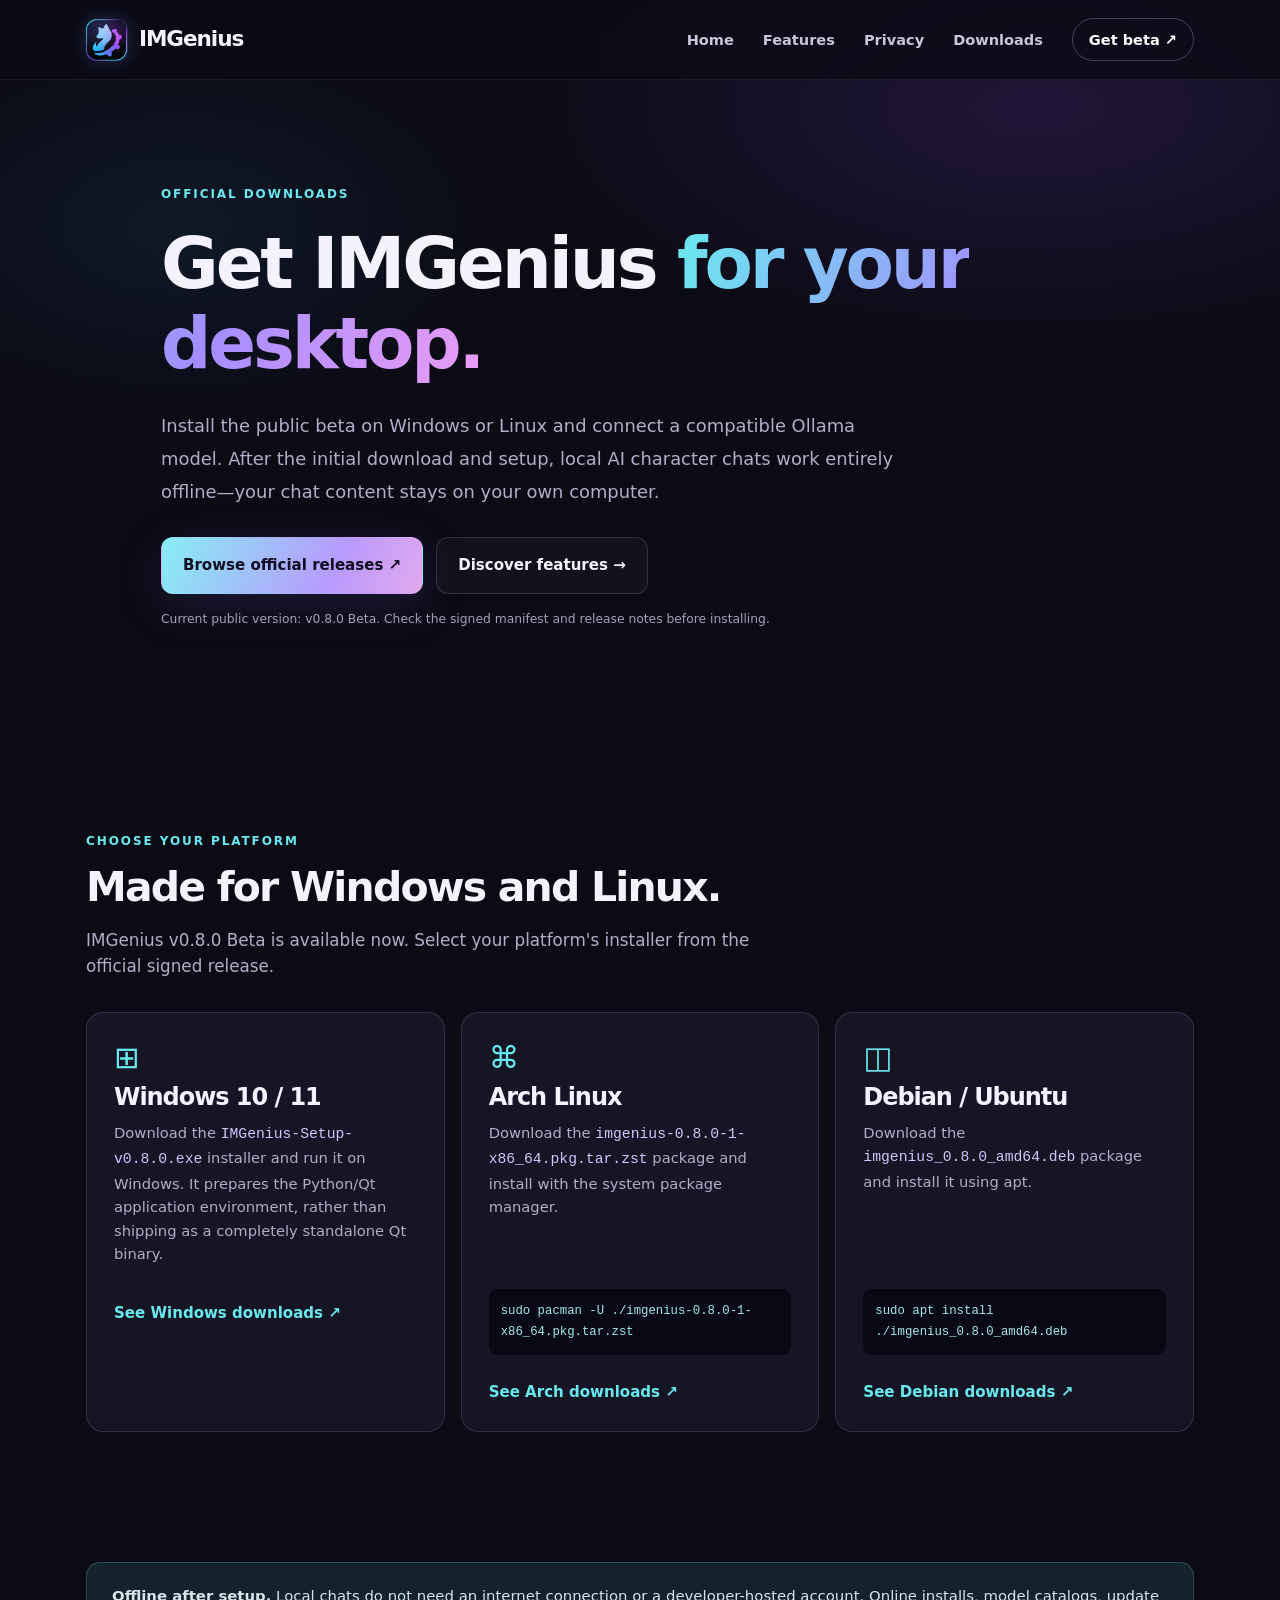
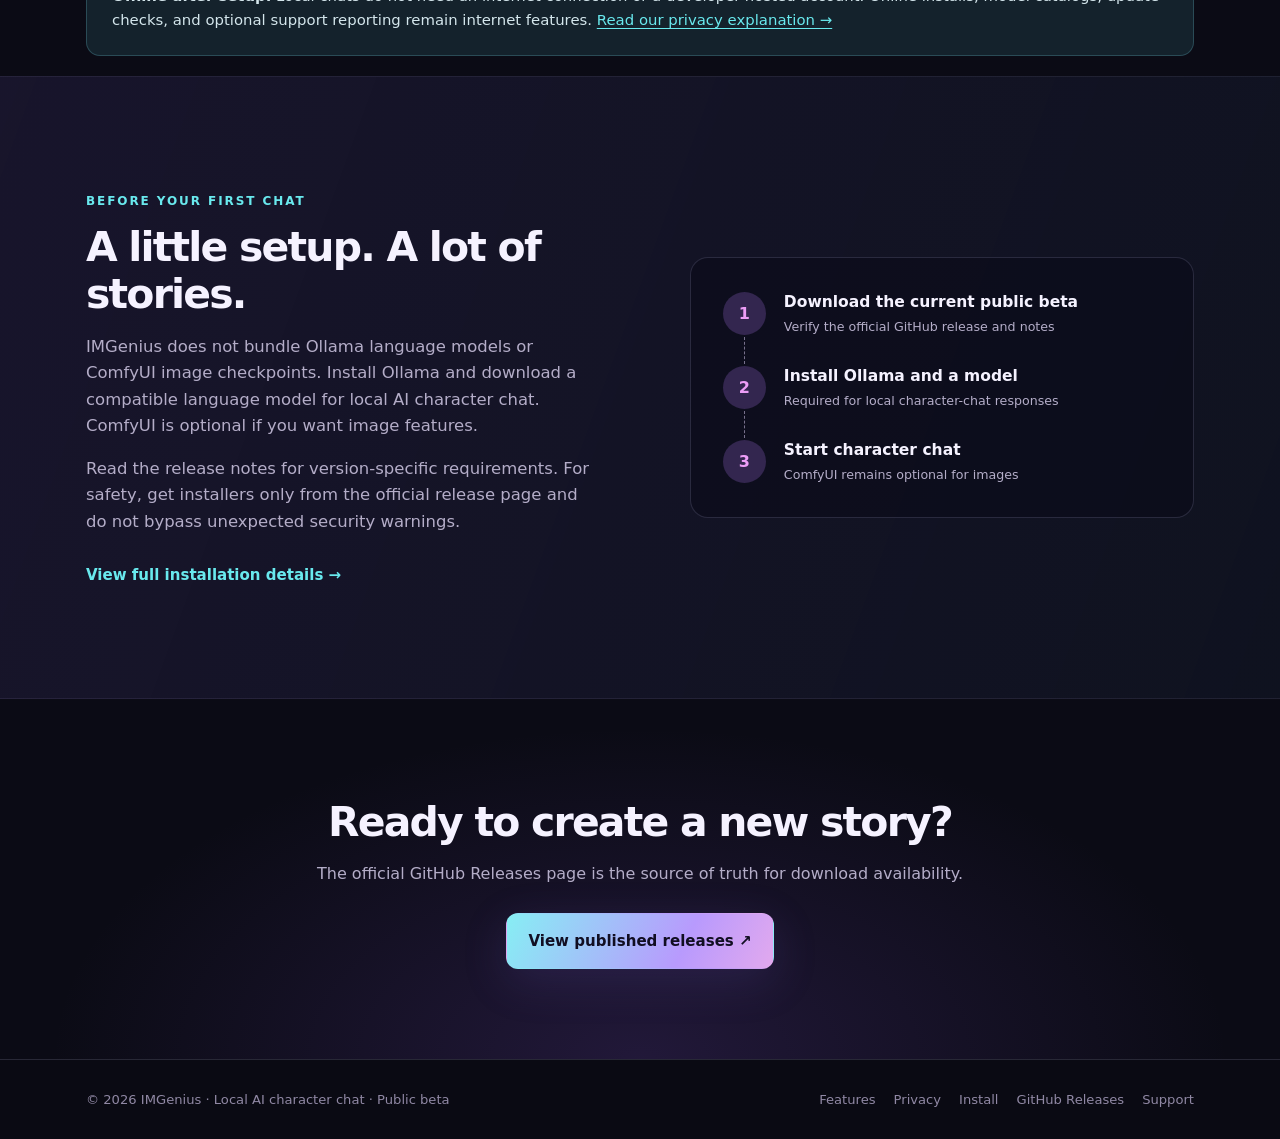
<file: docs/download.html>
<!doctype html>
<html lang="en">
<head>
<meta charset="utf-8">
<meta name="viewport" content="width=device-width,initial-scale=1">
<title>Download IMGenius Beta for Windows and Linux | AI Character Chat</title>
<meta name="description" content="Download the public IMGenius beta for Windows, Arch Linux, Debian or Ubuntu. Set up Ollama for local AI character conversations and creative roleplay.">
<meta name="keywords" content="download AI character chat app, Windows AI roleplay, Linux Ollama chat, local chatbot">
<meta name="theme-color" content="#0b0b15">
<meta name="robots" content="index,follow,max-image-preview:large">
<link rel="canonical" href="https://imgenius-dev.github.io/IMGenius-Releases/download.html">
<link rel="stylesheet" href="./styles.css">
<script src="./clean-url.js" defer></script>
<link rel="icon" type="image/png" sizes="128x128" href="./favicon.png">
<link rel="alternate icon" type="image/x-icon" href="./favicon.ico">
<link rel="apple-touch-icon" sizes="512x512" href="./assets/imgenius-logo-hd.png">
<meta property="og:image" content="https://imgenius-dev.github.io/IMGenius-Releases/assets/imgenius-logo-hd.png">
<meta property="og:image:width" content="512">
<meta property="og:image:height" content="512">
<meta property="og:image:type" content="image/png">
<meta property="og:image:alt" content="IMGenius blue cat and purple gear logo">
<meta property="og:type" content="website">
<meta property="og:site_name" content="IMGenius">
<meta property="og:title" content="Download IMGenius Beta for Windows and Linux | AI Character Chat">
<meta property="og:description" content="Download the public IMGenius beta for Windows, Arch Linux, Debian or Ubuntu. Set up Ollama for local AI character conversations and creative roleplay.">
<meta property="og:url" content="https://imgenius-dev.github.io/IMGenius-Releases/download.html">
<meta name="twitter:card" content="summary">
<meta name="twitter:title" content="Download IMGenius Beta for Windows and Linux | AI Character Chat">
<meta name="twitter:description" content="Download the public IMGenius beta for Windows, Arch Linux, Debian or Ubuntu. Set up Ollama for local AI character conversations and creative roleplay.">
<script type="application/ld+json">{"@context":"https://schema.org","@type":"SoftwareApplication","name":"IMGenius","description":"Local AI character chat, AI roleplay, character creation, and optional image generation for Windows and Linux.","applicationCategory":"EntertainmentApplication","operatingSystem":"Windows 10, Windows 11, Arch Linux, Debian, Ubuntu","downloadUrl":"https://github.com/IMGenius-Dev/IMGenius-Releases/releases/tag/v0.8.0","url":"https://imgenius-dev.github.io/IMGenius-Releases/","softwareHelp":"https://github.com/IMGenius-Dev/IMGenius-Releases","isAccessibleForFree":true}</script>
<meta name="twitter:image" content="https://imgenius-dev.github.io/IMGenius-Releases/assets/imgenius-logo-hd.png">
</head>
<body>
<a class="skip-link" href="#main" style="position:absolute;top:-80px;left:16px;z-index:99;padding:10px;background:#fff;color:#111" onfocus="this.style.top='8px'" onblur="this.style.top='-80px'">Skip to content</a>
<header class="site-header"><nav class="topnav wrap" aria-label="Main navigation"><a class="logo" href="./" aria-label="IMGenius home"><img class="site-logo" src="./assets/imgenius-logo-hd.png" alt="" width="42" height="42">IMGenius</a><div class="nav-links"><a href="./">Home</a><a href="./features.html">Features</a><a href="./privacy.html">Privacy</a><a href="./download.html">Downloads</a><a class="nav-cta" href="https://github.com/IMGenius-Dev/IMGenius-Releases/releases/tag/v0.8.0">Get beta ↗</a></div></nav></header>
<main id="main">
<section class="subhero wrap"><span class="eyebrow">OFFICIAL DOWNLOADS</span><h1>Get IMGenius <em>for your desktop.</em></h1><p class="lede">Install the public beta on Windows or Linux and connect a compatible Ollama model. After the initial download and setup, local AI character chats work entirely offline—your chat content stays on your own computer.</p><div class="actions"><a class="button primary" href="https://github.com/IMGenius-Dev/IMGenius-Releases/releases/tag/v0.8.0">Browse official releases ↗</a><a class="button ghost" href="./features.html">Discover features →</a></div><p class="tiny-note">Current public version: v0.8.0 Beta. Check the signed manifest and release notes before installing.</p></section>
<section class="section wrap"><div class="section-heading compact"><span class="kicker">CHOOSE YOUR PLATFORM</span><h2>Made for Windows and Linux.</h2><p>IMGenius v0.8.0 Beta is available now. Select your platform's installer from the official signed release.</p></div><div class="download-cards">
<article class="download-card" id="windows"><span class="platform-icon">⊞</span><h2>Windows 10 / 11</h2><p>Download the <code>IMGenius-Setup-v0.8.0.exe</code> installer and run it on Windows. It prepares the Python/Qt application environment, rather than shipping as a completely standalone Qt binary.</p><a class="text-link" href="https://github.com/IMGenius-Dev/IMGenius-Releases/releases/tag/v0.8.0">See Windows downloads ↗</a></article>
<article class="download-card" id="arch"><span class="platform-icon">⌘</span><h2>Arch Linux</h2><p>Download the <code>imgenius-0.8.0-1-x86_64.pkg.tar.zst</code> package and install with the system package manager.</p><pre><code>sudo pacman -U ./imgenius-0.8.0-1-x86_64.pkg.tar.zst</code></pre><a class="text-link" href="https://github.com/IMGenius-Dev/IMGenius-Releases/releases/tag/v0.8.0">See Arch downloads ↗</a></article>
<article class="download-card" id="debian"><span class="platform-icon">◫</span><h2>Debian / Ubuntu</h2><p>Download the <code>imgenius_0.8.0_amd64.deb</code> package and install it using apt.</p><pre><code>sudo apt install ./imgenius_0.8.0_amd64.deb</code></pre><a class="text-link" href="https://github.com/IMGenius-Dev/IMGenius-Releases/releases/tag/v0.8.0">See Debian downloads ↗</a></article></div></section>
<section class="download-offline-note wrap"><div><strong>Offline after setup.</strong> Local chats do not need an internet connection or a developer-hosted account. Online installs, model catalogs, update checks, and optional support reporting remain internet features. <a href="./privacy.html">Read our privacy explanation →</a></div></section>
<section class="section spotlight"><div class="wrap split"><div><span class="kicker">BEFORE YOUR FIRST CHAT</span><h2>A little setup. A lot of stories.</h2><p>IMGenius does not bundle Ollama language models or ComfyUI image checkpoints. Install Ollama and download a compatible language model for local AI character chat. ComfyUI is optional if you want image features.</p><p>Read the release notes for version-specific requirements. For safety, get installers only from the official release page and do not bypass unexpected security warnings.</p><a class="text-link" href="https://github.com/IMGenius-Dev/IMGenius-Releases#choose-your-platform">View full installation details →</a></div><div class="how-card"><div class="how-step"><span>1</span><div><strong>Download the current public beta</strong><small>Verify the official GitHub release and notes</small></div></div><div class="how-connector"></div><div class="how-step"><span>2</span><div><strong>Install Ollama and a model</strong><small>Required for local character-chat responses</small></div></div><div class="how-connector"></div><div class="how-step"><span>3</span><div><strong>Start character chat</strong><small>ComfyUI remains optional for images</small></div></div></div></div></section>
<section class="closing"><div class="wrap closing-inner"><h2>Ready to create a new story?</h2><p>The official GitHub Releases page is the source of truth for download availability.</p><a class="button primary" href="https://github.com/IMGenius-Dev/IMGenius-Releases/releases/tag/v0.8.0">View published releases ↗</a></div></section>
</main>
<footer class="site-footer"><div class="wrap footer-inner"><span>© 2026 IMGenius · Local AI character chat · Public beta</span><div class="footer-links"><a href="./features.html">Features</a><a href="./privacy.html">Privacy</a><a href="./download.html">Install</a><a href="https://github.com/IMGenius-Dev/IMGenius-Releases/releases/tag/v0.8.0">GitHub Releases</a><a href="https://github.com/IMGenius-Dev/IMGenius-Releases/issues">Support</a></div></div></footer>
</body></html>
</file>
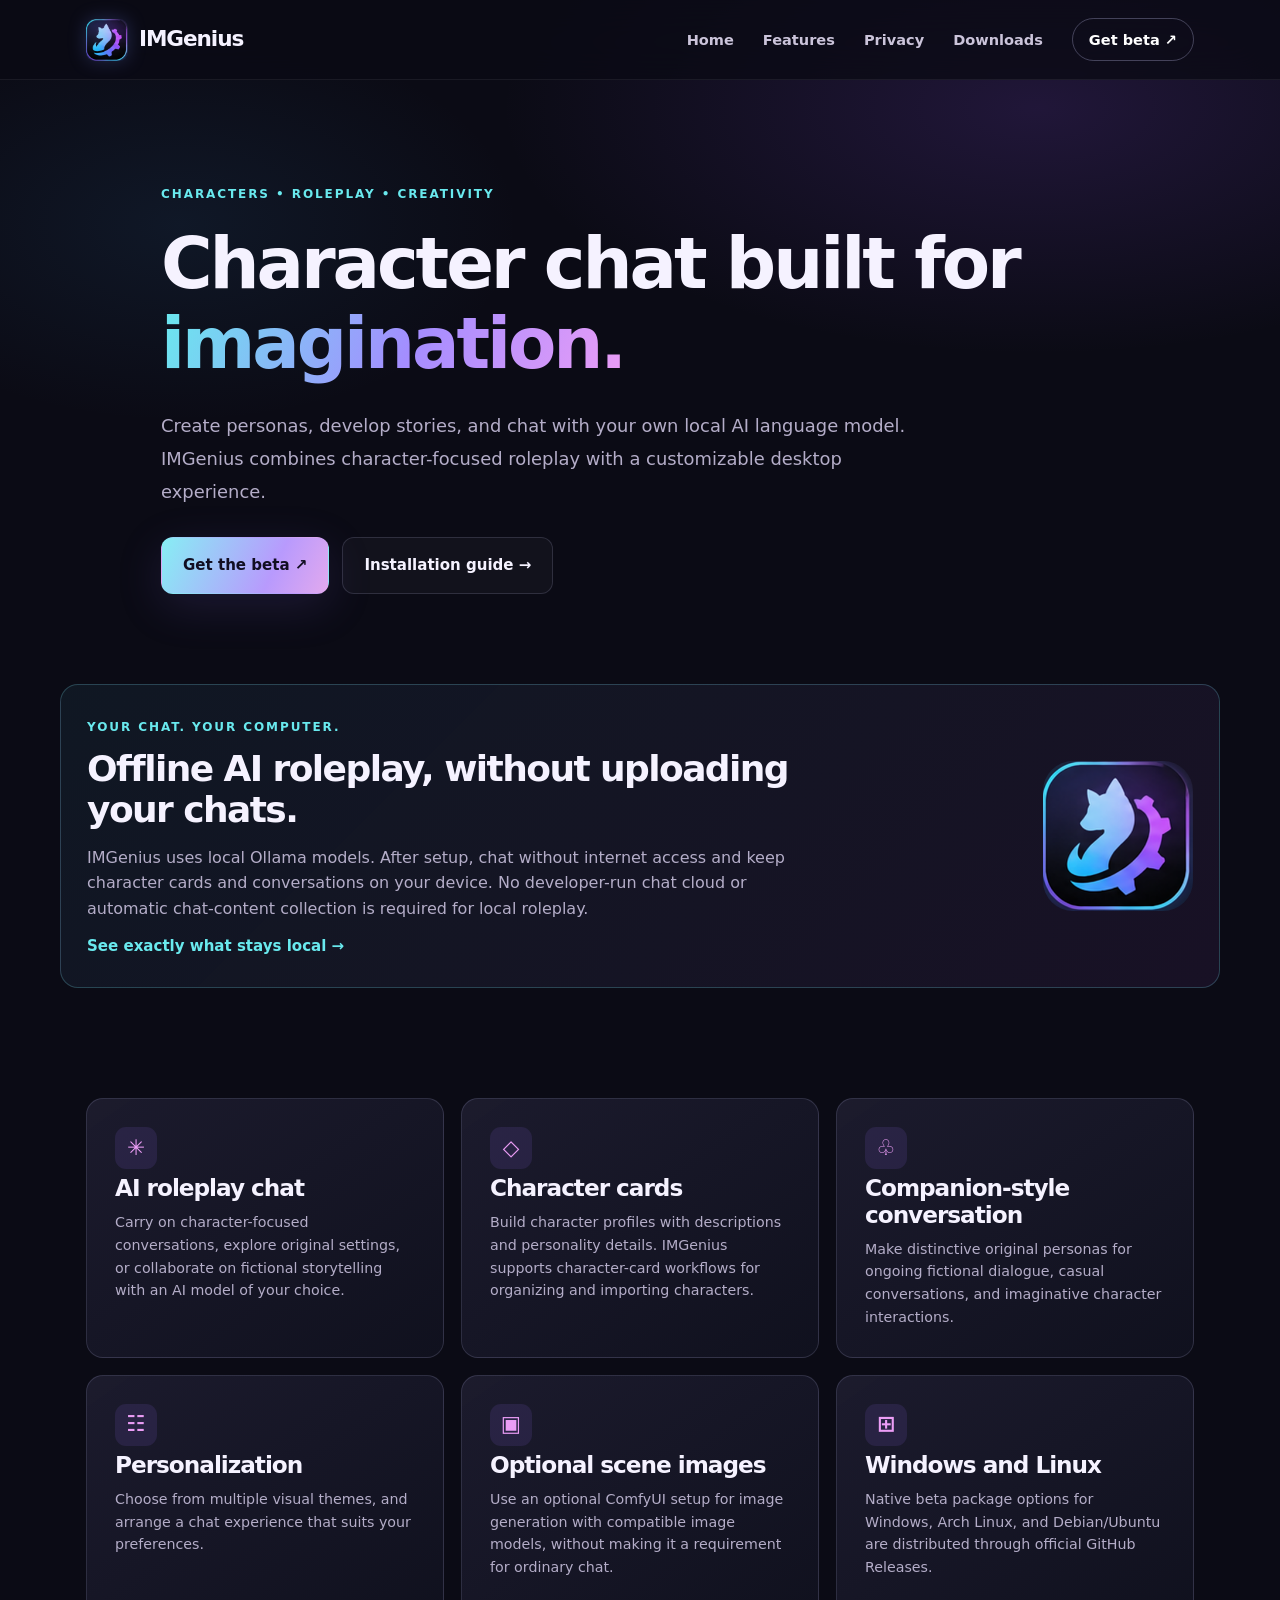
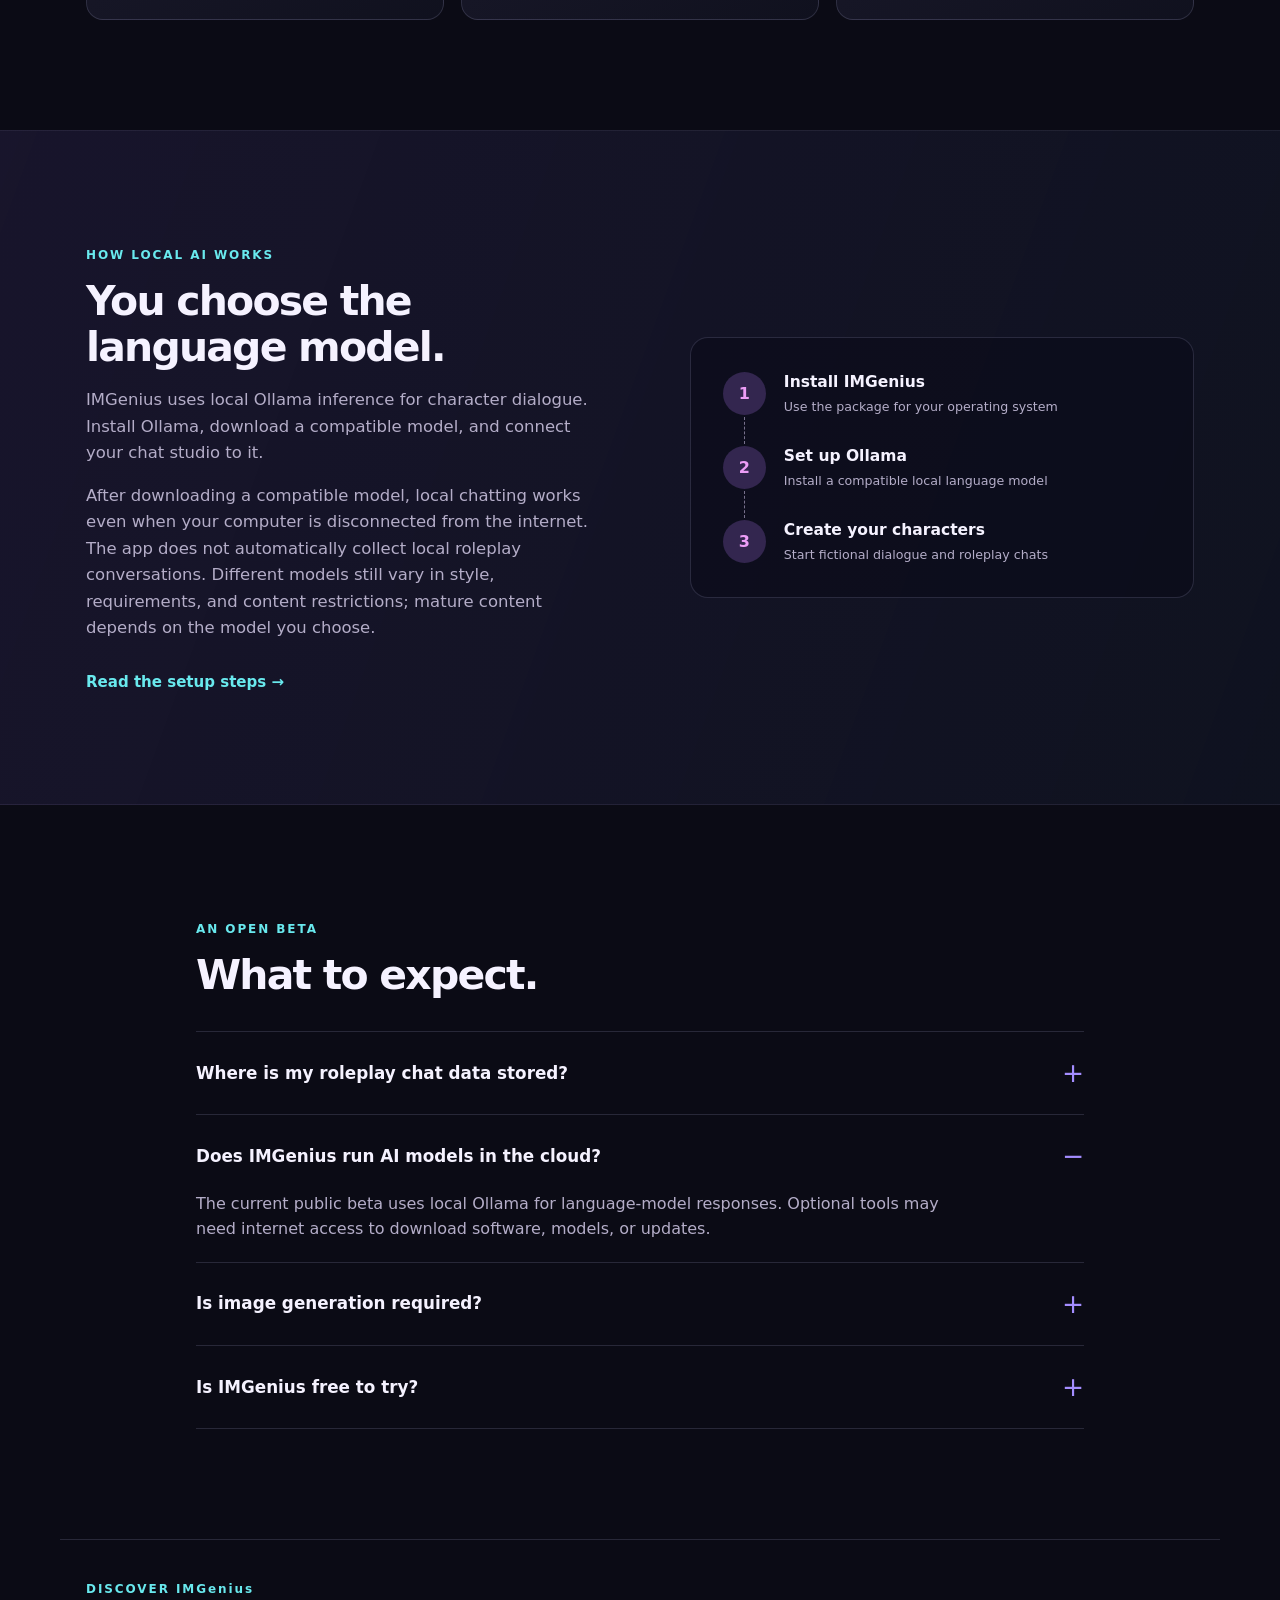
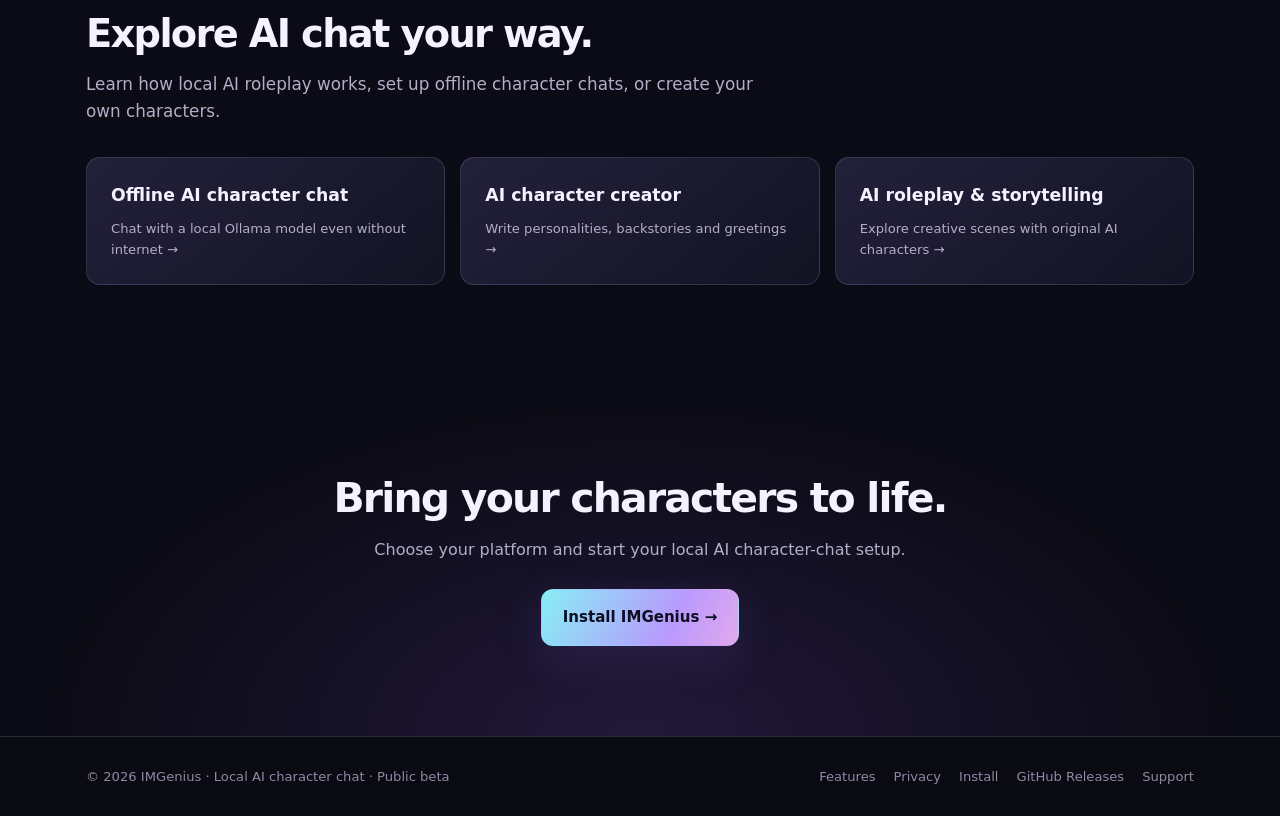
<file: docs/features.html>
<!doctype html>
<html lang="en">
<head>
<meta charset="utf-8">
<meta name="viewport" content="width=device-width,initial-scale=1">
<title>AI Character Chat, Roleplay & Storytelling Features | IMGenius</title>
<meta name="description" content="Create AI characters, roleplay with local language models, personalize chat themes and add optional AI images in IMGenius for Windows and Linux.">
<meta name="keywords" content="AI character creation, roleplay chatbot, companion AI chat, local AI chat, character cards, ComfyUI">
<meta name="theme-color" content="#0b0b15">
<meta name="robots" content="index,follow,max-image-preview:large">
<link rel="canonical" href="https://imgenius-dev.github.io/IMGenius-Releases/features.html">
<link rel="stylesheet" href="./styles.css">
<script src="./clean-url.js" defer></script>
<link rel="icon" type="image/png" sizes="128x128" href="./favicon.png">
<link rel="alternate icon" type="image/x-icon" href="./favicon.ico">
<link rel="apple-touch-icon" sizes="512x512" href="./assets/imgenius-logo-hd.png">
<meta property="og:image" content="https://imgenius-dev.github.io/IMGenius-Releases/assets/imgenius-logo-hd.png">
<meta property="og:image:width" content="512">
<meta property="og:image:height" content="512">
<meta property="og:image:type" content="image/png">
<meta property="og:image:alt" content="IMGenius blue cat and purple gear logo">
<meta property="og:type" content="website">
<meta property="og:site_name" content="IMGenius">
<meta property="og:title" content="AI Character Chat, Roleplay & Storytelling Features | IMGenius">
<meta property="og:description" content="Create AI characters, roleplay with local language models, personalize chat themes and add optional AI images in IMGenius for Windows and Linux.">
<meta property="og:url" content="https://imgenius-dev.github.io/IMGenius-Releases/features.html">
<meta name="twitter:card" content="summary">
<meta name="twitter:title" content="AI Character Chat, Roleplay & Storytelling Features | IMGenius">
<meta name="twitter:description" content="Create AI characters, roleplay with local language models, personalize chat themes and add optional AI images in IMGenius for Windows and Linux.">
<script type="application/ld+json">{"@context":"https://schema.org","@type":"SoftwareApplication","name":"IMGenius","description":"Local AI character chat, AI roleplay, character creation, and optional image generation for Windows and Linux.","applicationCategory":"EntertainmentApplication","operatingSystem":"Windows 10, Windows 11, Arch Linux, Debian, Ubuntu","downloadUrl":"https://github.com/IMGenius-Dev/IMGenius-Releases/releases","url":"https://imgenius-dev.github.io/IMGenius-Releases/","softwareHelp":"https://github.com/IMGenius-Dev/IMGenius-Releases","isAccessibleForFree":true}</script>
<meta name="twitter:image" content="https://imgenius-dev.github.io/IMGenius-Releases/assets/imgenius-logo-hd.png">
</head>
<body>
<a class="skip-link" href="#main" style="position:absolute;top:-80px;left:16px;z-index:99;padding:10px;background:#fff;color:#111" onfocus="this.style.top='8px'" onblur="this.style.top='-80px'">Skip to content</a>
<header class="site-header"><nav class="topnav wrap" aria-label="Main navigation"><a class="logo" href="./" aria-label="IMGenius home"><img class="site-logo" src="./assets/imgenius-logo-hd.png" alt="" width="42" height="42">IMGenius</a><div class="nav-links"><a href="./">Home</a><a href="./features.html">Features</a><a href="./privacy.html">Privacy</a><a href="./download.html">Downloads</a><a class="nav-cta" href="https://github.com/IMGenius-Dev/IMGenius-Releases/releases">Get beta ↗</a></div></nav></header>
<main id="main">
<section class="subhero wrap"><span class="eyebrow">CHARACTERS • ROLEPLAY • CREATIVITY</span><h1>Character chat built for <em>imagination.</em></h1><p class="lede">Create personas, develop stories, and chat with your own local AI language model. IMGenius combines character-focused roleplay with a customizable desktop experience.</p><div class="actions"><a class="button primary" href="https://github.com/IMGenius-Dev/IMGenius-Releases/releases">Get the beta ↗</a><a class="button ghost" href="./download.html">Installation guide →</a></div></section>
<section class="offline-emphasis wrap"><div class="offline-emphasis-copy"><span class="kicker">YOUR CHAT. YOUR COMPUTER.</span><h2>Offline AI roleplay, without uploading your chats.</h2><p>IMGenius uses local Ollama models. After setup, chat without internet access and keep character cards and conversations on your device. No developer-run chat cloud or automatic chat-content collection is required for local roleplay.</p><a href="./privacy.html" class="text-link">See exactly what stays local →</a></div><img src="./assets/imgenius-logo-hd.png" width="150" height="150" alt="IMGenius logo"></section>
<section class="section wrap"><div class="card-grid"><article class="feature-card tall"><span class="glyph">✳</span><h2>AI roleplay chat</h2><p>Carry on character-focused conversations, explore original settings, or collaborate on fictional storytelling with an AI model of your choice.</p></article><article class="feature-card tall"><span class="glyph">◇</span><h2>Character cards</h2><p>Build character profiles with descriptions and personality details. IMGenius supports character-card workflows for organizing and importing characters.</p></article><article class="feature-card tall"><span class="glyph">♧</span><h2>Companion-style conversation</h2><p>Make distinctive original personas for ongoing fictional dialogue, casual conversations, and imaginative character interactions.</p></article><article class="feature-card tall"><span class="glyph">☷</span><h2>Personalization</h2><p>Choose from multiple visual themes, and arrange a chat experience that suits your preferences.</p></article><article class="feature-card tall"><span class="glyph">▣</span><h2>Optional scene images</h2><p>Use an optional ComfyUI setup for image generation with compatible image models, without making it a requirement for ordinary chat.</p></article><article class="feature-card tall"><span class="glyph">⊞</span><h2>Windows and Linux</h2><p>Native beta package options for Windows, Arch Linux, and Debian/Ubuntu are distributed through official GitHub Releases.</p></article></div></section>
<section id="local" class="section spotlight"><div class="wrap split"><div><span class="kicker">HOW LOCAL AI WORKS</span><h2>You choose the language model.</h2><p>IMGenius uses local Ollama inference for character dialogue. Install Ollama, download a compatible model, and connect your chat studio to it.</p><p>After downloading a compatible model, local chatting works even when your computer is disconnected from the internet. The app does not automatically collect local roleplay conversations. Different models still vary in style, requirements, and content restrictions; mature content depends on the model you choose.</p><a href="./download.html" class="text-link">Read the setup steps →</a></div><div class="how-card"><div class="how-step"><span>1</span><div><strong>Install IMGenius</strong><small>Use the package for your operating system</small></div></div><div class="how-connector"></div><div class="how-step"><span>2</span><div><strong>Set up Ollama</strong><small>Install a compatible local language model</small></div></div><div class="how-connector"></div><div class="how-step"><span>3</span><div><strong>Create your characters</strong><small>Start fictional dialogue and roleplay chats</small></div></div></div></div></section>
<section class="section faq wrap"><div class="section-heading compact"><span class="kicker">AN OPEN BETA</span><h2>What to expect.</h2></div><div class="faq-items"><details><summary>Where is my roleplay chat data stored?</summary><p>Chats and character cards are stored in your local IMGenius user-data directory. IMGenius does not automatically upload their contents to the developer. Optional connected services and user-submitted issue reports are separate; see the <a href="./privacy.html">privacy page</a>.</p></details><details open><summary>Does IMGenius run AI models in the cloud?</summary><p>The current public beta uses local Ollama for language-model responses. Optional tools may need internet access to download software, models, or updates.</p></details><details><summary>Is image generation required?</summary><p>No. You can use character chat without ComfyUI. Local image generation is optional and requires separate compatible dependencies and image models.</p></details><details><summary>Is IMGenius free to try?</summary><p>Public beta installers are currently offered through GitHub Releases. Check the release notes for the supported platforms, exact assets, and requirements.</p></details></div></section>
<section class="section wrap seo-related" id="discover"><div class="section-heading compact"><span class="kicker">DISCOVER IMGenius</span><h2>Explore AI chat your way.</h2><p>Learn how local AI roleplay works, set up offline character chats, or create your own characters.</p></div><div class="seo-guide-grid"><a href="./offline-ai-chat.html"><strong>Offline AI character chat</strong><span>Chat with a local Ollama model even without internet →</span></a><a href="./ai-character-creator.html"><strong>AI character creator</strong><span>Write personalities, backstories and greetings →</span></a><a href="./ai-roleplay.html"><strong>AI roleplay &amp; storytelling</strong><span>Explore creative scenes with original AI characters →</span></a></div></section>
<section class="closing"><div class="wrap closing-inner"><h2>Bring your characters to life.</h2><p>Choose your platform and start your local AI character-chat setup.</p><a class="button primary" href="./download.html">Install IMGenius →</a></div></section>
</main>
<footer class="site-footer"><div class="wrap footer-inner"><span>© 2026 IMGenius · Local AI character chat · Public beta</span><div class="footer-links"><a href="./features.html">Features</a><a href="./privacy.html">Privacy</a><a href="./download.html">Install</a><a href="https://github.com/IMGenius-Dev/IMGenius-Releases/releases">GitHub Releases</a><a href="https://github.com/IMGenius-Dev/IMGenius-Releases/issues">Support</a></div></div></footer>
</body></html>
</file>
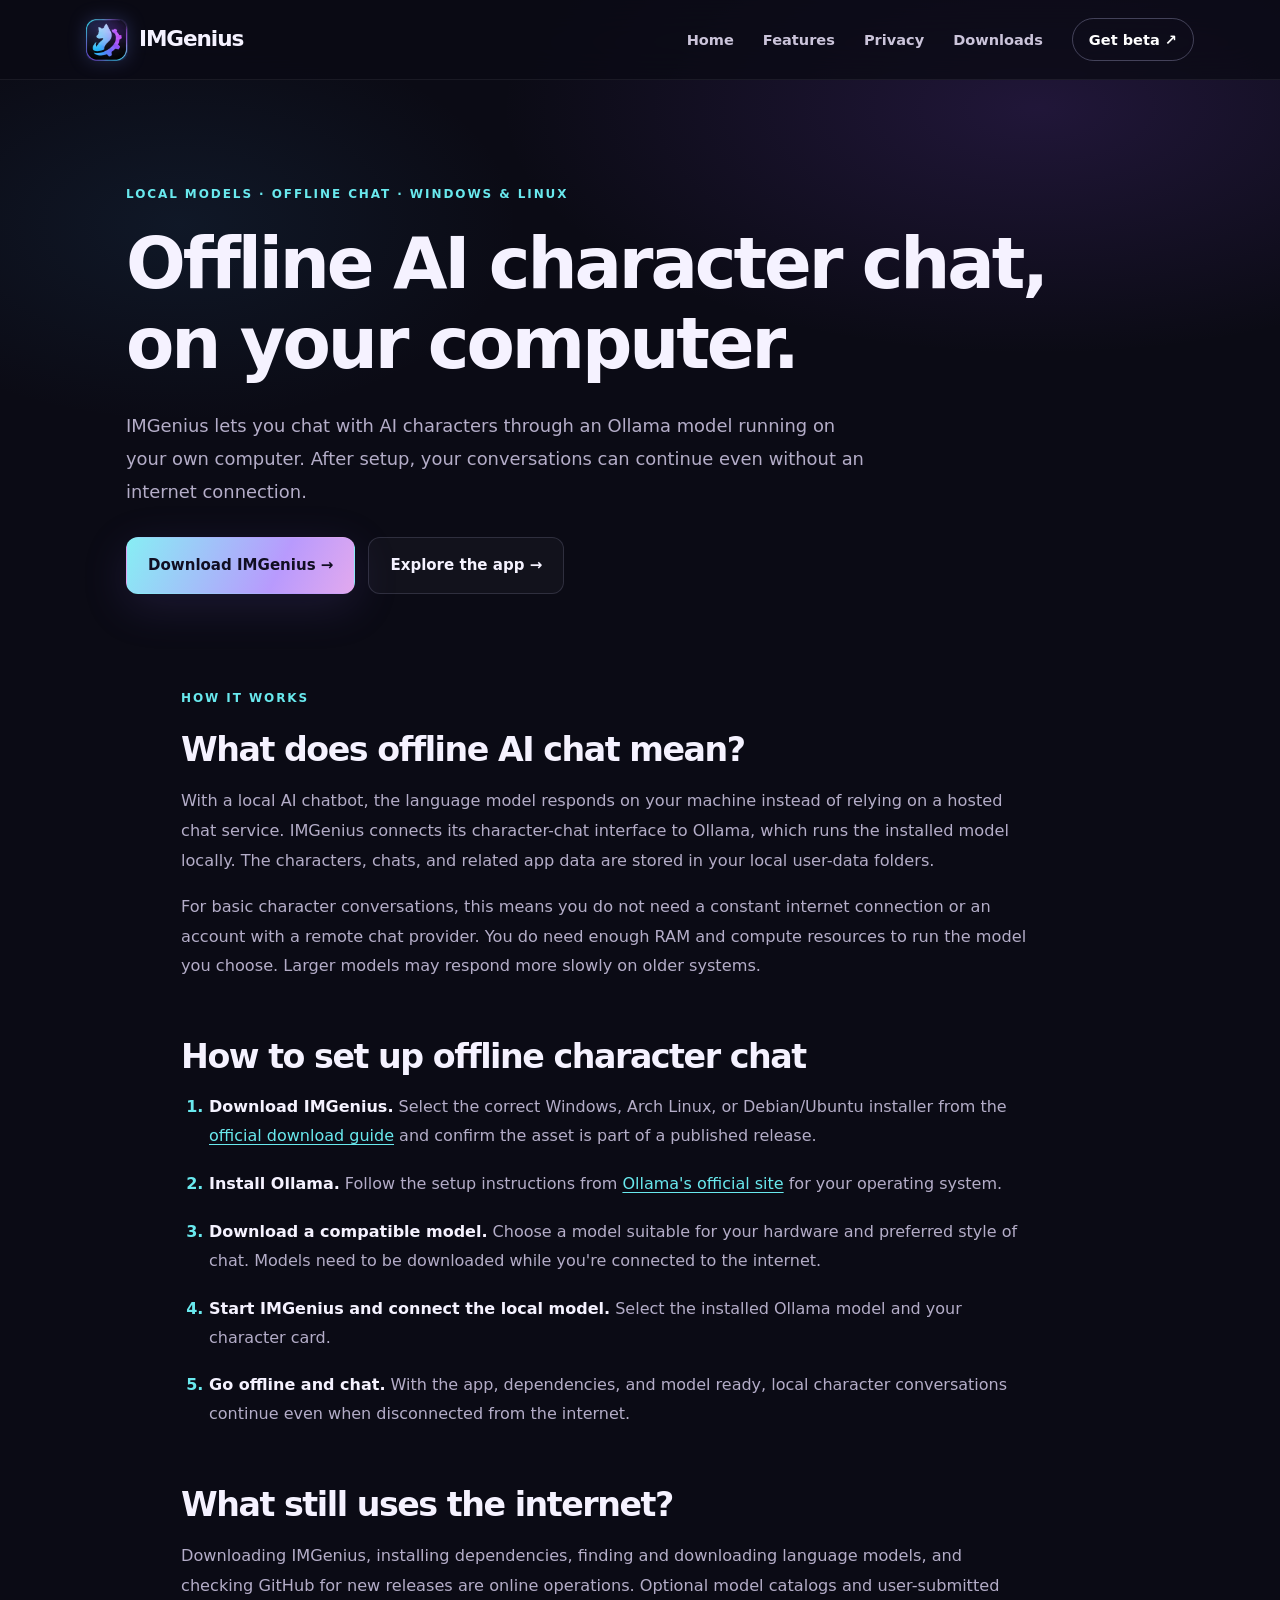
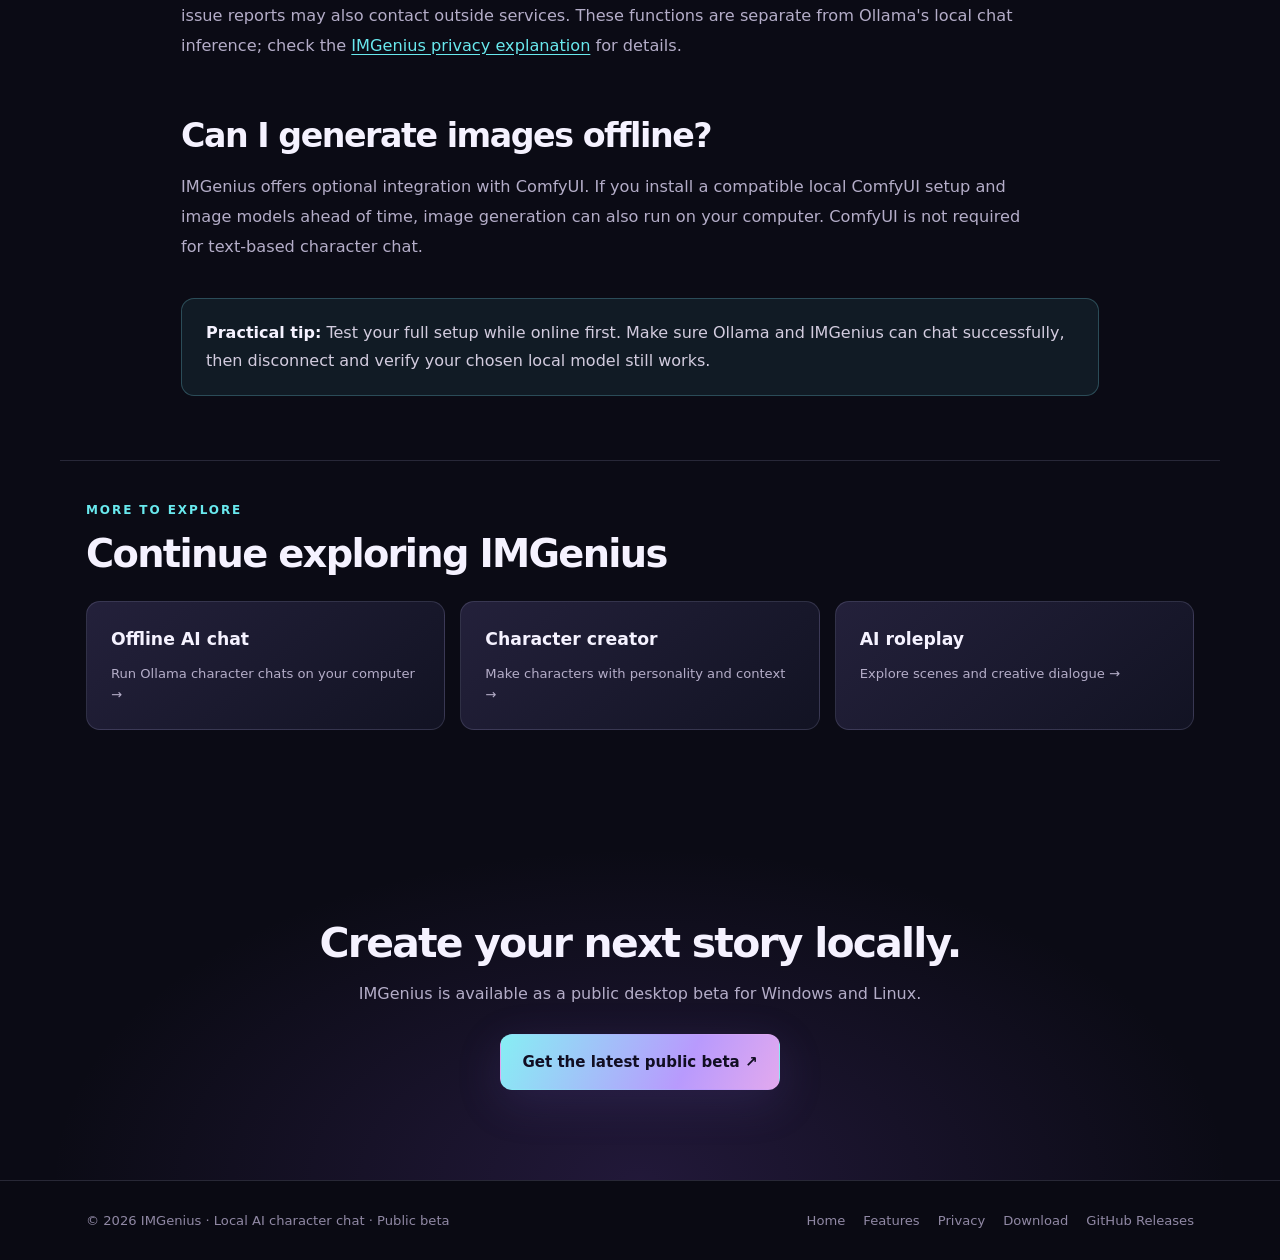
<file: docs/offline-ai-chat.html>
<!doctype html>
<html lang="en">
<head>
<meta charset="utf-8">
<meta name="viewport" content="width=device-width,initial-scale=1">
<title>Offline AI Chat With Ollama | IMGenius for Windows &amp; Linux</title>
<meta name="description" content="How to run AI character chats offline with IMGenius and local Ollama models. Learn what needs internet during setup and what stays on your device.">
<meta name="robots" content="index,follow,max-image-preview:large">
<meta name="theme-color" content="#0b0b15">
<link rel="canonical" href="https://imgenius-dev.github.io/IMGenius-Releases/offline-ai-chat.html">
<link rel="stylesheet" href="./styles.css">
<script src="./clean-url.js" defer></script>
<link rel="icon" type="image/png" sizes="128x128" href="./favicon.png">
<link rel="alternate icon" type="image/x-icon" href="./favicon.ico">
<link rel="apple-touch-icon" sizes="512x512" href="./assets/imgenius-logo-hd.png">
<meta property="og:type" content="article">
<meta property="og:site_name" content="IMGenius">
<meta property="og:title" content="Offline AI Chat With Ollama | IMGenius for Windows &amp; Linux">
<meta property="og:description" content="How to run AI character chats offline with IMGenius and local Ollama models. Learn what needs internet during setup and what stays on your device.">
<meta property="og:url" content="https://imgenius-dev.github.io/IMGenius-Releases/offline-ai-chat.html">
<meta property="og:image" content="https://imgenius-dev.github.io/IMGenius-Releases/assets/imgenius-logo-hd.png">
<meta property="og:image:width" content="512">
<meta property="og:image:height" content="512">
<meta property="og:image:type" content="image/png">
<meta property="og:image:alt" content="IMGenius blue cat and purple gear logo">
<meta name="twitter:card" content="summary">
<meta name="twitter:image" content="https://imgenius-dev.github.io/IMGenius-Releases/assets/imgenius-logo-hd.png">
</head>
<body>
<a class="skip-link" href="#main" style="position:absolute;top:-80px;left:16px;z-index:99;padding:10px;background:#fff;color:#111" onfocus="this.style.top='8px'" onblur="this.style.top='-80px'">Skip to content</a>
<header class="site-header"><nav class="topnav wrap" aria-label="Main navigation"><a class="logo" href="./" aria-label="IMGenius home"><img class="site-logo" src="./assets/imgenius-logo-hd.png" alt="" width="42" height="42">IMGenius</a><div class="nav-links"><a href="./">Home</a><a href="./features.html">Features</a><a href="./privacy.html">Privacy</a><a href="./download.html">Downloads</a><a class="nav-cta" href="https://github.com/IMGenius-Dev/IMGenius-Releases/releases">Get beta ↗</a></div></nav></header>
<main id="main">
<section class="subhero wrap seo-hero"><span class="eyebrow">LOCAL MODELS · OFFLINE CHAT · WINDOWS &amp; LINUX</span><h1>Offline AI character chat, on your computer.</h1><p class="lede">IMGenius lets you chat with AI characters through an Ollama model running on your own computer. After setup, your conversations can continue even without an internet connection.</p><div class="actions"><a class="button primary" href="./download.html">Download IMGenius →</a><a class="button ghost" href="./features.html">Explore the app →</a></div></section>

<section class="section wrap seo-article" id="how-it-works"><span class="kicker">HOW IT WORKS</span><h2>What does offline AI chat mean?</h2>
<p>With a local AI chatbot, the language model responds on your machine instead of relying on a hosted chat service. IMGenius connects its character-chat interface to Ollama, which runs the installed model locally. The characters, chats, and related app data are stored in your local user-data folders.</p>
<p>For basic character conversations, this means you do not need a constant internet connection or an account with a remote chat provider. You do need enough RAM and compute resources to run the model you choose. Larger models may respond more slowly on older systems.</p>
<h2>How to set up offline character chat</h2>
<ol class="seo-steps"><li><strong>Download IMGenius.</strong> Select the correct Windows, Arch Linux, or Debian/Ubuntu installer from the <a href="./download.html">official download guide</a> and confirm the asset is part of a published release.</li><li><strong>Install Ollama.</strong> Follow the setup instructions from <a href="https://ollama.com/" rel="noopener noreferrer">Ollama's official site</a> for your operating system.</li><li><strong>Download a compatible model.</strong> Choose a model suitable for your hardware and preferred style of chat. Models need to be downloaded while you're connected to the internet.</li><li><strong>Start IMGenius and connect the local model.</strong> Select the installed Ollama model and your character card.</li><li><strong>Go offline and chat.</strong> With the app, dependencies, and model ready, local character conversations continue even when disconnected from the internet.</li></ol>
<h2>What still uses the internet?</h2><p>Downloading IMGenius, installing dependencies, finding and downloading language models, and checking GitHub for new releases are online operations. Optional model catalogs and user-submitted issue reports may also contact outside services. These functions are separate from Ollama's local chat inference; check the <a href="./privacy.html">IMGenius privacy explanation</a> for details.</p>
<h2>Can I generate images offline?</h2><p>IMGenius offers optional integration with ComfyUI. If you install a compatible local ComfyUI setup and image models ahead of time, image generation can also run on your computer. ComfyUI is not required for text-based character chat.</p>
<div class="seo-note"><strong>Practical tip:</strong> Test your full setup while online first. Make sure Ollama and IMGenius can chat successfully, then disconnect and verify your chosen local model still works.</div>
</section>
<section class="section wrap seo-related" aria-label="More IMGenius guides"><span class="kicker">MORE TO EXPLORE</span><h2>Continue exploring IMGenius</h2><div class="seo-guide-grid"><a href="./offline-ai-chat.html"><strong>Offline AI chat</strong><span>Run Ollama character chats on your computer →</span></a><a href="./ai-character-creator.html"><strong>Character creator</strong><span>Make characters with personality and context →</span></a><a href="./ai-roleplay.html"><strong>AI roleplay</strong><span>Explore scenes and creative dialogue →</span></a></div></section>
<section class="closing"><div class="wrap closing-inner"><h2>Create your next story locally.</h2><p>IMGenius is available as a public desktop beta for Windows and Linux.</p><a class="button primary" href="https://github.com/IMGenius-Dev/IMGenius-Releases/releases">Get the latest public beta ↗</a></div></section>
</main>
<footer class="site-footer"><div class="wrap footer-inner"><span>© 2026 IMGenius · Local AI character chat · Public beta</span><div class="footer-links"><a href="./">Home</a><a href="./features.html">Features</a><a href="./privacy.html">Privacy</a><a href="./download.html">Download</a><a href="https://github.com/IMGenius-Dev/IMGenius-Releases/releases">GitHub Releases</a></div></div></footer>
</body></html>
</file>
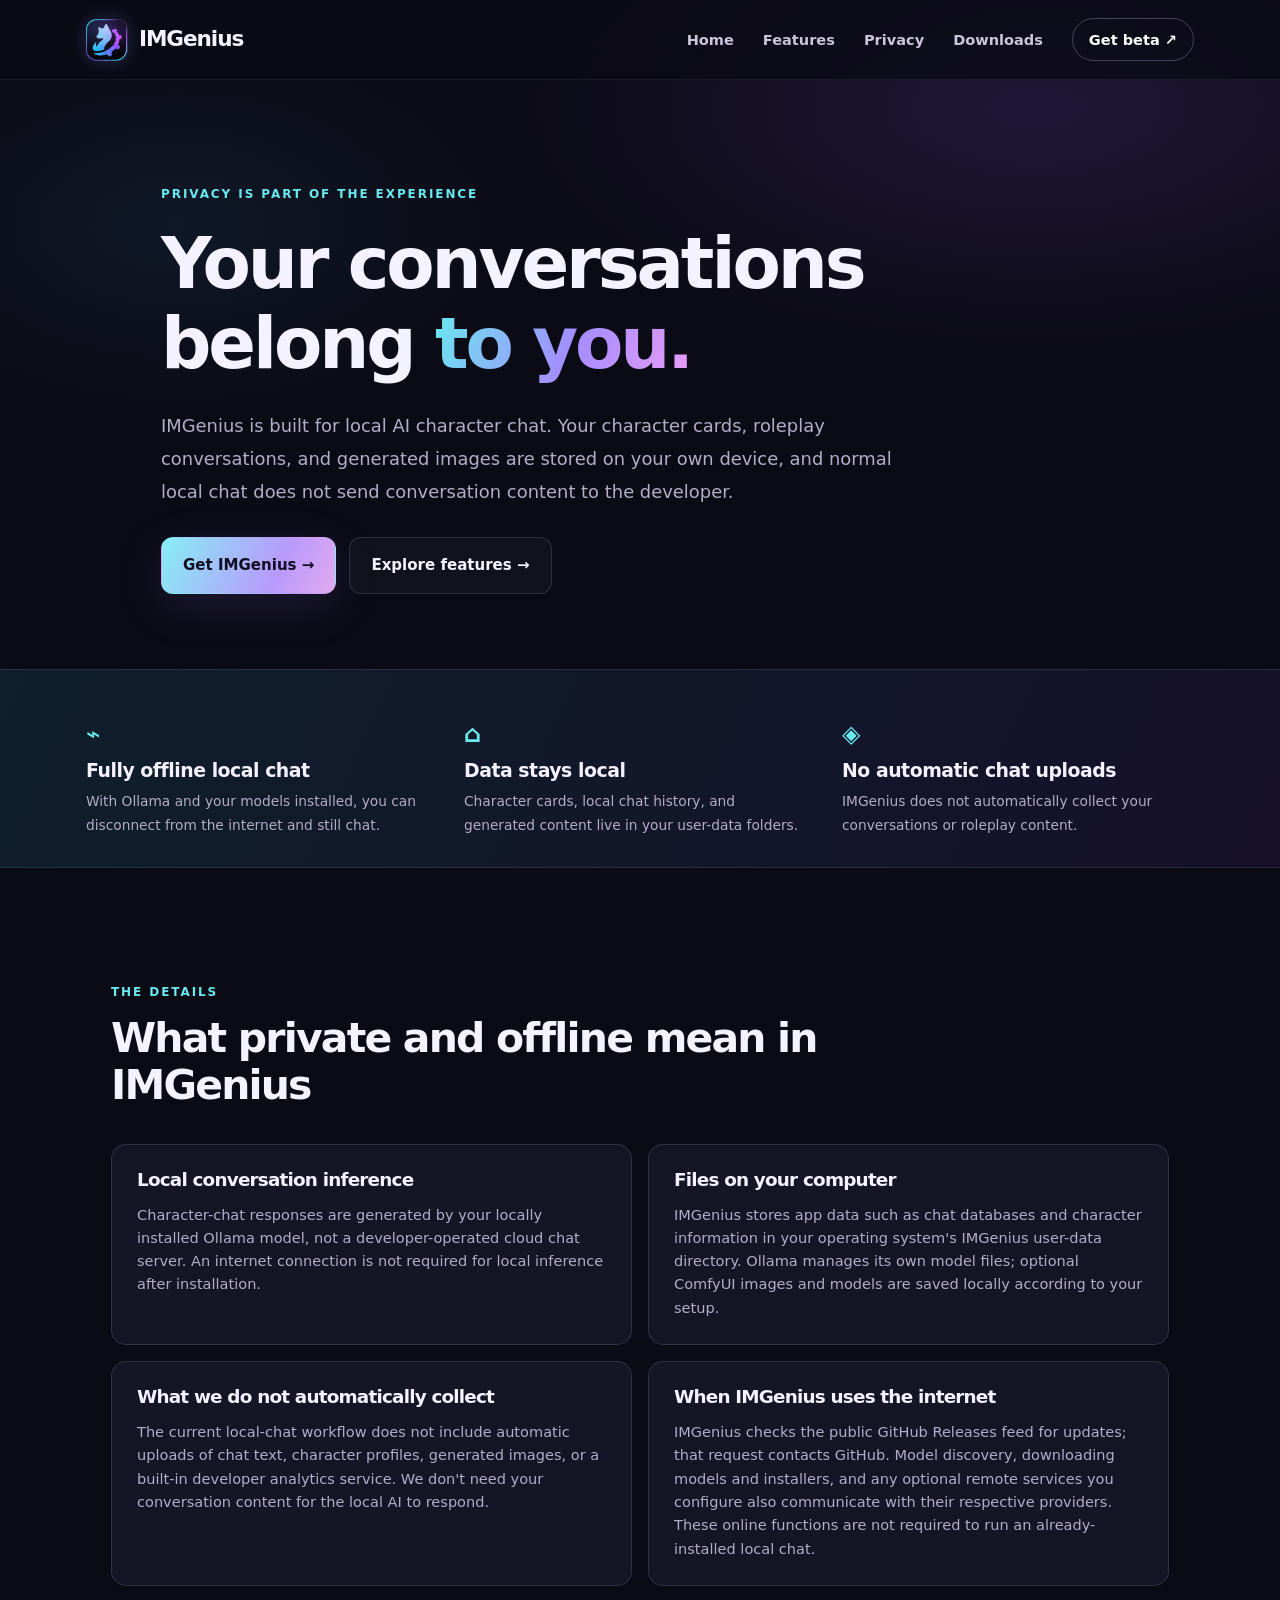
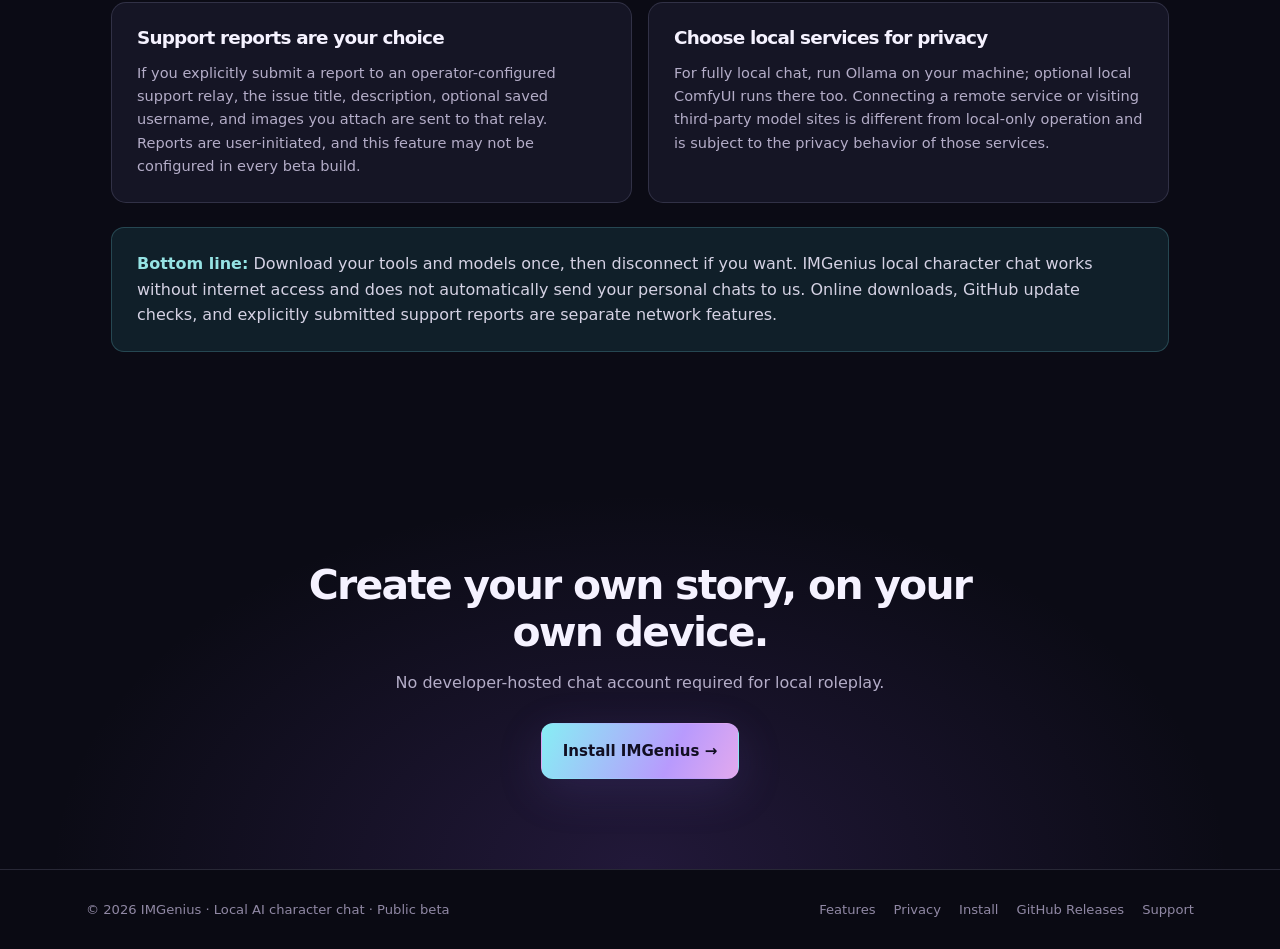
<file: docs/privacy.html>
<!doctype html>
<html lang="en">
<head>
<meta charset="utf-8">
<meta name="viewport" content="width=device-width,initial-scale=1">
<title>Offline AI Chat &amp; Privacy | IMGenius</title>
<meta name="description" content="IMGenius runs AI character chats locally using Ollama. See how offline mode, local data storage, update checks, and optional support reporting work.">
<meta name="robots" content="index,follow">
<meta name="theme-color" content="#0b0b15">
<link rel="canonical" href="https://imgenius-dev.github.io/IMGenius-Releases/privacy.html">
<link rel="stylesheet" href="./styles.css">
<script src="./clean-url.js" defer></script>
<link rel="icon" type="image/png" sizes="128x128" href="./favicon.png">
<link rel="alternate icon" type="image/x-icon" href="./favicon.ico">
<link rel="apple-touch-icon" sizes="512x512" href="./assets/imgenius-logo-hd.png">
<meta property="og:site_name" content="IMGenius">
<meta property="og:type" content="website">
<meta property="og:title" content="Offline AI Chat &amp; Privacy | IMGenius">
<meta property="og:description" content="IMGenius runs AI character chats locally using Ollama. See how offline mode, local data storage, update checks, and optional support reporting work.">
<meta property="og:url" content="https://imgenius-dev.github.io/IMGenius-Releases/privacy.html">
<meta property="og:image" content="https://imgenius-dev.github.io/IMGenius-Releases/assets/imgenius-logo-hd.png">
<meta property="og:image:width" content="512">
<meta property="og:image:height" content="512">
<meta property="og:image:type" content="image/png">
<meta property="og:image:alt" content="IMGenius blue cat and purple gear logo">
<meta name="twitter:image" content="https://imgenius-dev.github.io/IMGenius-Releases/assets/imgenius-logo-hd.png">
</head>
<body>
<a class="skip-link" href="#main" style="position:absolute;top:-80px;left:16px;z-index:99;padding:10px;background:#fff;color:#111" onfocus="this.style.top='8px'" onblur="this.style.top='-80px'">Skip to content</a>
<header class="site-header"><nav class="topnav wrap" aria-label="Main navigation"><a class="logo" href="./" aria-label="IMGenius home"><img class="site-logo" src="./assets/imgenius-logo-hd.png" alt="" width="42" height="42">IMGenius</a><div class="nav-links"><a href="./">Home</a><a href="./features.html">Features</a><a href="./privacy.html" aria-current="page">Privacy</a><a href="./download.html">Downloads</a><a class="nav-cta" href="https://github.com/IMGenius-Dev/IMGenius-Releases/releases">Get beta ↗</a></div></nav></header>
<main id="main">
<section class="subhero wrap privacy-hero"><span class="eyebrow">PRIVACY IS PART OF THE EXPERIENCE</span><h1>Your conversations belong <em>to you.</em></h1><p class="lede">IMGenius is built for local AI character chat. Your character cards, roleplay conversations, and generated images are stored on your own device, and normal local chat does not send conversation content to the developer.</p><div class="actions"><a class="button primary" href="./download.html">Get IMGenius →</a><a class="button ghost" href="./features.html">Explore features →</a></div></section>
<section class="privacy-strip"><div class="wrap privacy-trio"><div><span class="privacy-symbol">⌁</span><h3>Fully offline local chat</h3><p>With Ollama and your models installed, you can disconnect from the internet and still chat.</p></div><div><span class="privacy-symbol">⌂</span><h3>Data stays local</h3><p>Character cards, local chat history, and generated content live in your user-data folders.</p></div><div><span class="privacy-symbol">◈</span><h3>No automatic chat uploads</h3><p>IMGenius does not automatically collect your conversations or roleplay content.</p></div></div></section>
<section class="section wrap policy-body">
  <span class="kicker">THE DETAILS</span><h2>What private and offline mean in IMGenius</h2>
  <div class="policy-grid"><article class="policy-item"><h3>Local conversation inference</h3><p>Character-chat responses are generated by your locally installed Ollama model, not a developer-operated cloud chat server. An internet connection is not required for local inference after installation.</p></article>
  <article class="policy-item"><h3>Files on your computer</h3><p>IMGenius stores app data such as chat databases and character information in your operating system's IMGenius user-data directory. Ollama manages its own model files; optional ComfyUI images and models are saved locally according to your setup.</p></article>
  <article class="policy-item"><h3>What we do not automatically collect</h3><p>The current local-chat workflow does not include automatic uploads of chat text, character profiles, generated images, or a built-in developer analytics service. We don't need your conversation content for the local AI to respond.</p></article>
  <article class="policy-item"><h3>When IMGenius uses the internet</h3><p>IMGenius checks the public GitHub Releases feed for updates; that request contacts GitHub. Model discovery, downloading models and installers, and any optional remote services you configure also communicate with their respective providers. These online functions are not required to run an already-installed local chat.</p></article>
  <article class="policy-item"><h3>Support reports are your choice</h3><p>If you explicitly submit a report to an operator-configured support relay, the issue title, description, optional saved username, and images you attach are sent to that relay. Reports are user-initiated, and this feature may not be configured in every beta build.</p></article>
  <article class="policy-item"><h3>Choose local services for privacy</h3><p>For fully local chat, run Ollama on your machine; optional local ComfyUI runs there too. Connecting a remote service or visiting third-party model sites is different from local-only operation and is subject to the privacy behavior of those services.</p></article></div>
  <div class="policy-summary"><strong>Bottom line:</strong> Download your tools and models once, then disconnect if you want. IMGenius local character chat works without internet access and does not automatically send your personal chats to us. Online downloads, GitHub update checks, and explicitly submitted support reports are separate network features.</div>
</section>
<section class="closing"><div class="wrap closing-inner"><h2>Create your own story, on your own device.</h2><p>No developer-hosted chat account required for local roleplay.</p><a class="button primary" href="./download.html">Install IMGenius →</a></div></section>
</main>
<footer class="site-footer"><div class="wrap footer-inner"><span>© 2026 IMGenius · Local AI character chat · Public beta</span><div class="footer-links"><a href="./features.html">Features</a><a href="./privacy.html">Privacy</a><a href="./download.html">Install</a><a href="https://github.com/IMGenius-Dev/IMGenius-Releases/releases">GitHub Releases</a><a href="https://github.com/IMGenius-Dev/IMGenius-Releases/issues">Support</a></div></div></footer>
</body></html>
</file>
<file: docs/styles.css>
:root{color-scheme:dark;--bg:#0b0b15;--panel:#141422;--line:rgba(208,207,255,.15);--text:#f5f2ff;--muted:#b4adc8;--cyan:#69e9ee;--pink:#ec9df6;--purple:#a48dff;--container:1160px}
*{box-sizing:border-box}html{scroll-behavior:smooth}body{margin:0;color:var(--text);background:var(--bg);font-family:Inter,ui-sans-serif,system-ui,-apple-system,BlinkMacSystemFont,"Segoe UI",sans-serif;line-height:1.6;-webkit-font-smoothing:antialiased;overflow-x:hidden}body:before{content:"";position:absolute;pointer-events:none;z-index:-1;inset:0 0 auto;height:900px;background:radial-gradient(ellipse 55% 36% at 81% 12%,rgba(109,62,183,.22),transparent 76%),radial-gradient(ellipse 34% 28% at 14% 25%,rgba(47,110,162,.13),transparent 78%)}a{color:inherit;text-decoration:none}a:focus-visible,summary:focus-visible{outline:3px solid var(--cyan);outline-offset:4px}p{margin:0 0 1em;color:var(--muted)}h1,h2,h3{line-height:1.14;letter-spacing:-.044em}h1{font-size:clamp(3.1rem,5.5vw,5.9rem);margin:.26em 0 .35em;font-weight:800}h2{font-size:clamp(2rem,3.2vw,3.15rem);margin:.28em 0 .4em}h3{font-size:1.35rem;margin:.75em 0 .5em}em{font-style:normal;background:linear-gradient(112deg,var(--cyan),var(--purple) 54%,var(--pink));color:transparent;background-clip:text;-webkit-background-clip:text}.wrap{max-width:var(--container);margin:0 auto;padding-left:26px;padding-right:26px}.site-header{border-bottom:1px solid rgba(255,255,255,.065);background:rgba(11,11,21,.78);backdrop-filter:blur(18px);position:relative;z-index:2}.topnav{height:79px;display:flex;align-items:center;justify-content:space-between;gap:20px}.logo{display:inline-flex;align-items:center;gap:11px;font-size:1.35rem;font-weight:800;letter-spacing:-.05em}.logo-mark{display:grid;place-items:center;width:37px;height:37px;border-radius:11px;color:#0c0919;font-weight:900;background:linear-gradient(145deg,var(--cyan),var(--purple) 70%,var(--pink));box-shadow:0 0 35px rgba(139,104,235,.19)}.nav-links{display:flex;align-items:center;gap:29px;font-size:.91rem;font-weight:600;color:#cbc4da}.nav-links a:hover,.text-link:hover,.more a:hover{color:var(--cyan)}.nav-cta{border:1px solid rgba(208,207,255,.28);border-radius:999px;padding:9px 16px;color:#fff}.nav-cta:hover{border-color:var(--cyan)}.hero{min-height:670px;display:grid;align-items:center;grid-template-columns:1.03fr .97fr;gap:48px;padding-top:74px;padding-bottom:95px}.hero-copy{position:relative;z-index:1}.eyebrow,.kicker{font-size:.75rem;letter-spacing:.16em;font-weight:800;color:var(--cyan)}.spark{font-size:1.15rem;margin-right:7px}.lede{font-size:1.12rem;line-height:1.85;max-width:620px}.actions{display:flex;flex-wrap:wrap;gap:13px;margin-top:29px}.button{display:inline-flex;align-items:center;justify-content:center;gap:12px;border:1px solid transparent;border-radius:12px;font-size:.94rem;font-weight:750;padding:15px 21px;min-height:52px;transition:transform .15s ease,background .15s ease}.button:hover{transform:translateY(-2px)}.button.primary{color:#110e22;background:linear-gradient(115deg,#87eef4,#b89afd 66%,#e2a9ee);box-shadow:0 12px 45px rgba(119,93,208,.17)}.button.ghost{border-color:var(--line);background:#ffffff08}.button.ghost:hover{background:#ffffff12}.tiny-note{font-size:.77rem;color:#a79fb8;margin-top:16px}.tag-line{display:flex;flex-wrap:wrap;gap:8px;margin-top:35px}.tag-line span{font-size:.75rem;font-weight:650;color:#c5c1d7;border:1px solid var(--line);border-radius:30px;padding:5px 11px;background:rgba(255,255,255,.025)}.preview{position:relative;border:1px solid rgba(208,207,255,.23);border-radius:21px;background:linear-gradient(145deg,rgba(34,29,56,.9),rgba(17,17,31,.95));box-shadow:0 32px 95px rgba(0,0,0,.48),0 0 90px rgba(139,95,226,.095);overflow:hidden;transform:rotate(1deg)}.preview:after{content:"";position:absolute;inset:0;pointer-events:none;border-radius:20px;box-shadow:inset 0 0 70px rgba(125,87,203,.07)}.preview-head{padding:14px 17px;display:flex;align-items:center;gap:14px;border-bottom:1px solid var(--line);font-size:.77rem;color:#cfc7e7}.dots{display:flex;gap:6px}.dots i{width:7px;height:7px;display:block;border-radius:50%;background:#7f759a}.dots i:first-child{background:#f3a0c1}.dots i:nth-child(2){background:#f0c98d}.dots i:nth-child(3){background:#89e3c1}.preview-label{margin-left:auto;font-size:.6rem;letter-spacing:.1em;color:#8e8aa7}.preview-body{padding:20px;min-height:440px;background:radial-gradient(circle at 50% 0,rgba(115,70,170,.21),transparent 45%)}.scene{min-height:172px;border:1px solid rgba(163,124,236,.22);border-radius:13px;text-align:center;padding:28px 18px 20px;background:linear-gradient(150deg,rgba(109,50,169,.19),rgba(34,25,59,.05));position:relative}.scene-glow{font-size:2rem;color:var(--pink);line-height:1}.scene small{display:block;font-size:.59rem;letter-spacing:.18em;color:#b7b2ce}.scene h2{font-size:1.37rem;margin:9px 0 4px;letter-spacing:-.03em}.scene p{font-size:.72rem;margin:0}.bubble{padding:12px 15px;border:1px solid var(--line);border-radius:13px;margin-top:13px;max-width:90%;background:rgba(29,27,47,.83)}.bubble-name{font-size:.65rem;text-transform:uppercase;letter-spacing:.09em;font-weight:800;color:var(--pink)}.bubble p{font-size:.85rem;color:#d6d1e2;margin:5px 0 0;line-height:1.5}.bubble.player{margin-left:auto;background:rgba(78,73,130,.32)}.bubble.player .bubble-name{color:var(--cyan)}.compose{border:1px solid rgba(208,207,255,.19);background:#0f0f1b;border-radius:10px;color:#8c87a5;margin-top:18px;padding:12px 13px;font-size:.78rem;display:flex;justify-content:space-between}.compose span{color:var(--cyan)}.band{background:linear-gradient(90deg,rgba(71,51,112,.17),rgba(41,95,124,.13));border-block:1px solid rgba(208,207,255,.08)}.metric-row{display:grid;grid-template-columns:repeat(3,1fr);gap:15px;padding-top:27px;padding-bottom:27px}.metric-row>div{display:flex;align-items:center;gap:16px;font-size:.89rem;font-weight:600;color:#ccc5dc}.metric-row b{font-size:1.4rem;color:var(--purple)}.section{padding-top:110px;padding-bottom:110px}.section-heading{max-width:680px;margin-bottom:45px}.section-heading p{font-size:1.05rem}.section-heading.compact{margin-bottom:32px}.card-grid{display:grid;grid-template-columns:repeat(3,minmax(0,1fr));gap:17px}.feature-card{background:linear-gradient(145deg,rgba(30,29,48,.91),rgba(17,18,31,.94));border:1px solid var(--line);border-radius:17px;padding:28px;min-height:228px}.feature-card:hover{border-color:rgba(177,145,243,.43);background:linear-gradient(145deg,rgba(39,34,62,.9),rgba(17,18,31,.94))}.feature-card p{font-size:.89rem;margin-bottom:0}.feature-card.tall{min-height:245px}.feature-card.tall h2{font-size:1.45rem}.glyph{display:grid;place-items:center;border-radius:11px;width:42px;height:42px;font-size:1.35rem;font-weight:750;background:rgba(149,110,246,.12);color:var(--pink)}.more{margin-top:30px}.more a,.text-link{font-size:.94rem;font-weight:750;color:var(--cyan)}.spotlight{background:linear-gradient(110deg,rgba(43,35,77,.4),rgba(16,20,34,.8));border-block:1px solid rgba(208,207,255,.08)}.split{display:grid;grid-template-columns:1fr 1fr;gap:9%;align-items:center}.split p{font-size:1.03rem}.split .text-link{display:inline-block;margin-top:12px}.local-art{height:360px;position:relative;display:grid;place-items:center}.orbit{position:absolute;border:1px solid rgba(170,146,233,.35);border-radius:50%;width:275px;height:275px;transform:rotate(-23deg) scaleX(.92)}.orbit-two{width:350px;height:175px;transform:rotate(30deg)}.core{z-index:1;display:grid;place-items:center;width:110px;height:110px;border-radius:50%;font-size:3.3rem;color:#1b112c;background:linear-gradient(150deg,var(--cyan),var(--purple),var(--pink));box-shadow:0 0 110px rgba(143,99,218,.35)}.orbit-caption{position:absolute;border-radius:99px;border:1px solid var(--line);background:#191629;color:#d8d0eb;padding:10px 13px;font-size:.62rem;letter-spacing:.13em;font-weight:800}.orbit-caption.a{top:27px;left:22px}.orbit-caption.b{top:105px;right:1px}.orbit-caption.c{bottom:35px;left:24%}.platform-grid{display:grid;grid-template-columns:repeat(3,1fr);gap:16px}.platform{position:relative;display:flex;flex-direction:column;gap:3px;padding:26px;border:1px solid var(--line);border-radius:15px;background:#161626;min-height:176px}.platform:hover,.download-card:hover{border-color:rgba(135,238,244,.38)}.platform-icon{font-size:1.9rem;color:var(--cyan);line-height:1.2;margin-bottom:9px}.platform strong{font-size:1.17rem}.platform small{color:var(--muted)}.platform-arrow{position:absolute;top:27px;right:24px;color:var(--pink)}.faq{max-width:940px}.faq-items{border-top:1px solid var(--line)}.faq-items details{border-bottom:1px solid var(--line);padding:20px 0}.faq-items summary{cursor:pointer;list-style:none;display:flex;justify-content:space-between;align-items:center;gap:20px;font-weight:700;font-size:1.05rem}.faq-items summary::-webkit-details-marker{display:none}.faq-items summary:after{content:"+";font-size:1.65rem;font-weight:400;color:var(--purple)}.faq-items details[open] summary:after{content:"−"}.faq-items details p{margin:13px 30px 0 0;max-width:760px}.closing{padding:90px 0;background:radial-gradient(ellipse at 50% 100%,rgba(98,62,160,.26),transparent 65%)}.closing-inner{text-align:center}.closing h2{max-width:690px;margin:10px auto 15px}.closing p{max-width:650px;margin:0 auto 27px}.site-footer{border-top:1px solid var(--line);padding:29px 0;background:#0a0a13}.footer-inner{display:flex;align-items:center;justify-content:space-between;gap:20px;color:#9088a4;font-size:.82rem}.footer-links{display:flex;gap:18px;flex-wrap:wrap}.footer-links a:hover{color:var(--cyan)}.subhero{padding-top:100px;padding-bottom:75px;max-width:1010px}.subhero h1{max-width:870px}.subhero .lede{max-width:750px}.download-cards{display:grid;grid-template-columns:repeat(3,minmax(0,1fr));gap:16px}.download-card{border:1px solid var(--line);border-radius:17px;background:#151525;padding:27px;scroll-margin-top:24px}.download-card h2{font-size:1.5rem}.download-card p{font-size:.92rem;min-height:154px}.download-card .text-link{display:inline-block;margin-top:12px}.download-card code{overflow-wrap:anywhere;color:#d4c4fb}.download-card pre{background:#090916;border-radius:9px;padding:12px;overflow-x:auto;white-space:pre-wrap;overflow-wrap:anywhere}.download-card pre code{font-size:.77rem;color:#a3e9eb}.how-card{padding:32px;border:1px solid var(--line);border-radius:18px;background:rgba(10,10,24,.55)}.how-step{display:flex;align-items:center;gap:18px}.how-step>span{width:43px;height:43px;display:grid;place-items:center;border-radius:50%;flex-shrink:0;background:#33264f;color:var(--pink);font-weight:800}.how-step div{display:flex;flex-direction:column;gap:2px}.how-step strong{font-size:.97rem}.how-step small{font-size:.79rem;color:var(--muted)}.how-connector{height:27px;margin-left:21px;border-left:1px dashed #77708c}@media(max-width:920px){.hero{grid-template-columns:1fr;gap:38px;padding-top:75px}.preview{max-width:600px;width:100%;margin:0 auto;transform:none}.split{grid-template-columns:1fr;gap:32px}.card-grid,.download-cards{grid-template-columns:repeat(2,1fr)}.local-art{height:285px}.download-card p{min-height:0}}@media(max-width:620px){.wrap{padding-left:20px;padding-right:20px}.topnav{height:auto;min-height:72px;flex-wrap:wrap;padding-top:13px;padding-bottom:13px}.nav-links{width:100%;justify-content:space-between;gap:9px;font-size:.78rem}.nav-cta{padding:5px 11px}.hero{padding-top:62px;padding-bottom:70px;min-height:0}h1{font-size:clamp(2.75rem,10.5vw,4.2rem)}.lede{font-size:1rem}.metric-row{grid-template-columns:1fr;gap:13px}.section{padding-top:76px;padding-bottom:76px}.card-grid,.platform-grid,.download-cards{grid-template-columns:1fr}.feature-card{min-height:0}.subhero{padding-top:73px;padding-bottom:30px}.footer-inner{flex-direction:column;align-items:flex-start}.preview-body{padding:13px;min-height:0}.bubble{max-width:98%}.scene{min-height:155px}.local-art{height:240px}.orbit{width:200px;height:200px}.orbit-two{width:280px;height:150px}.orbit-caption.a{left:0}.orbit-caption.b{right:0}.orbit-caption.c{bottom:8px}}@media(prefers-reduced-motion:reduce){html{scroll-behavior:auto}.button{transition:none}}
/* Branded graphics and privacy emphasis */
.site-logo{display:block;flex:0 0 auto;width:42px;height:42px;object-fit:contain;filter:drop-shadow(0 0 9px rgba(116,137,255,.22))}
.brand-preview{position:relative;border:1px solid rgba(180,148,246,.32);border-radius:24px;background:linear-gradient(142deg,#25213e 0%,#141629 52%,#151324 100%);overflow:hidden;box-shadow:0 35px 110px rgba(0,0,0,.48),0 0 75px rgba(112,81,198,.13)}
.brand-preview-header,.brand-preview-bottom{display:flex;align-items:center;gap:10px;padding:16px 20px;border-bottom:1px solid var(--line);font-weight:750;font-size:.69rem;letter-spacing:.1em;color:#d1c7e4}.brand-preview-header .preview-label{font-size:.62rem;margin-left:auto;color:#a3d8d6}.status-dot{display:inline-block;flex:0 0 auto;width:8px;height:8px;border-radius:50%;background:#7ae8d5;box-shadow:0 0 14px rgba(122,232,213,.52)}
.brand-preview-main{position:relative;min-height:420px;isolation:isolate;display:flex;flex-direction:column;align-items:center;justify-content:center;padding:44px 22px;text-align:center}.brand-preview-glow{position:absolute;z-index:-1;width:300px;height:300px;border-radius:50%;background:radial-gradient(circle,rgba(105,105,218,.22),transparent 70%)}.brand-preview-logo{width:min(44%,210px);height:auto;aspect-ratio:1;object-fit:contain;filter:drop-shadow(0 0 24px rgba(127,111,232,.2))}.brand-preview-main h2{font-size:1.55rem;margin:21px 0 8px;letter-spacing:-.035em}.brand-preview-main p{font-size:.86rem;margin:0}.brand-preview-pills{display:flex;justify-content:center;gap:8px;flex-wrap:wrap;margin-top:24px}.brand-preview-pills span{border:1px solid var(--line);background:rgba(91,85,149,.12);color:#d5cfeb;padding:7px 10px;border-radius:99px;font-size:.68rem;font-weight:650}.brand-preview-bottom{border-bottom:0;border-top:1px solid var(--line);font-weight:550;letter-spacing:0;font-size:.74rem}
.privacy-jump{display:inline-block;color:var(--cyan);font-size:.88rem;font-weight:740;margin-top:16px}
.privacy-strip{padding:40px 0 25px;background:linear-gradient(115deg,rgba(22,66,84,.36),rgba(38,23,72,.39));border-block:1px solid rgba(151,207,232,.13)}.privacy-trio{display:grid;grid-template-columns:repeat(3,minmax(0,1fr));gap:26px}.privacy-trio>div{padding:5px 10px 5px 0}.privacy-symbol{display:block;font-size:1.5rem;color:var(--cyan);font-weight:800}.privacy-trio h3{font-size:1.18rem;margin:7px 0 9px;letter-spacing:-.025em}.privacy-trio p{font-size:.86rem;line-height:1.7;margin:0}.privacy-disclosure{font-size:.76rem;color:#b0aac5;padding-top:24px}.privacy-disclosure a,.download-offline-note a,.policy-item a{color:var(--cyan);text-decoration:underline;text-underline-offset:3px}
.local-art .core{background:transparent;box-shadow:none}.local-art .core img{width:92px;height:92px;object-fit:contain}
.offline-emphasis{display:flex;align-items:center;justify-content:space-between;gap:35px;border:1px solid rgba(113,205,221,.25);border-radius:18px;padding-top:28px;padding-bottom:28px;margin-top:15px;background:linear-gradient(135deg,rgba(31,59,72,.28),rgba(62,34,85,.26))}.offline-emphasis-copy{max-width:730px}.offline-emphasis h2{font-size:clamp(1.55rem,3vw,2.25rem)}.offline-emphasis p{margin-bottom:12px}.offline-emphasis img{width:150px;height:150px;object-fit:contain;flex:0 0 auto}
.download-offline-note{padding-top:20px;padding-bottom:20px}.download-offline-note>div{padding:22px 25px;background:rgba(29,56,65,.52);border:1px solid rgba(113,205,221,.24);border-radius:14px;color:#d4e6ec;font-size:.93rem}
.policy-body{max-width:1110px}.policy-body>h2{max-width:780px}.policy-grid{display:grid;grid-template-columns:repeat(2,minmax(0,1fr));gap:16px;margin-top:35px}.policy-item{background:#151525;border:1px solid var(--line);border-radius:15px;padding:25px}.policy-item h3{font-size:1.15rem;margin:0 0 12px}.policy-item p{font-size:.91rem;margin:0}.policy-summary{margin-top:24px;padding:23px 25px;background:rgba(25,61,69,.42);border:1px solid rgba(113,205,221,.23);border-radius:13px;color:#d5d2e4}.policy-summary strong{color:#95e3e4}
@media(max-width:920px){.nav-links{gap:17px}.privacy-trio{gap:14px}}@media(max-width:620px){.privacy-trio,.policy-grid{grid-template-columns:1fr}.brand-preview-main{min-height:335px;padding:32px 13px}.brand-preview-logo{width:155px;max-width:55%}.brand-preview-pills span{font-size:.62rem}.brand-preview-header,.brand-preview-bottom{padding:13px;font-size:.59rem}.nav-links{gap:8px;font-size:.7rem}.nav-cta{padding:5px 8px}.offline-emphasis{flex-direction:column-reverse;align-items:flex-start}.offline-emphasis img{height:85px;width:85px}.privacy-strip{padding:27px 0}.privacy-trio{gap:18px}}

/* Preserve the precise rounded silhouette of the source icon while displaying at full resolution. */
.site-logo,.brand-preview-logo,.offline-emphasis img,.local-art .core img{border-radius:20%;image-rendering:auto}


/* Discovery guides — accessible, responsive, plain HTML for search crawlers. */
.seo-hero{max-width:1080px;padding-bottom:50px}.seo-hero h1{max-width:950px}
.seo-article{max-width:970px;padding-top:40px;padding-bottom:64px}
.seo-article h2{font-size:clamp(1.5rem,2.6vw,2.3rem);margin:1.7em 0 .52em}
.seo-article h2:first-of-type{margin-top:.65em}.seo-article p{font-size:1.01rem;line-height:1.85;max-width:850px}
.seo-article a,.seo-note a{color:var(--cyan);text-decoration:underline;text-underline-offset:3px}
.seo-article li{margin:0 0 1.2em;color:var(--muted);line-height:1.8}.seo-article li strong{color:var(--text)}
.seo-steps{padding-left:28px;max-width:860px}.seo-steps li::marker{color:var(--cyan);font-weight:750}
.seo-note{margin:36px 0 0;padding:20px 24px;border:1px solid rgba(113,205,221,.28);border-radius:13px;background:rgba(29,57,65,.38);color:#d3ccdf;line-height:1.75}
.seo-note strong{color:var(--text)}.example-card{max-width:830px;margin:24px 0;border:1px solid var(--line);border-radius:16px;padding:28px;background:#171629}
.example-card dl{display:grid;grid-template-columns:160px 1fr;gap:11px 20px}.example-card dt{color:var(--cyan);font-weight:750}.example-card dd{margin:0;color:#d2cbdf}
.seo-scenarios{display:grid;grid-template-columns:repeat(3,minmax(0,1fr));gap:16px;margin:20px 0 32px}.seo-scenarios article{border:1px solid var(--line);border-radius:15px;padding:21px;background:#171629}.seo-scenarios h3{font-size:1.12rem;margin:0 0 8px}.seo-scenarios p{font-size:.87rem;margin:0}
.seo-related{padding-top:35px;padding-bottom:90px;border-top:1px solid var(--line)}.seo-related h2{font-size:clamp(1.7rem,3vw,2.6rem)}
.seo-guide-grid{display:grid;grid-template-columns:repeat(3,minmax(0,1fr));gap:15px;margin-top:25px}.seo-guide-grid a{display:flex;flex-direction:column;min-height:125px;gap:9px;padding:24px;border-radius:14px;background:linear-gradient(140deg,rgba(38,35,62,.93),rgba(19,20,36,.95));border:1px solid var(--line)}.seo-guide-grid a:hover{border-color:var(--cyan)}.seo-guide-grid strong{font-size:1.08rem}.seo-guide-grid span{color:var(--muted);font-size:.82rem}
@media(max-width:760px){.seo-guide-grid,.seo-scenarios{grid-template-columns:1fr}.example-card dl{grid-template-columns:1fr;gap:4px}.example-card dd{margin-bottom:12px}.seo-article{padding-top:20px}.seo-article h2{margin-top:1.4em}}
</file>
